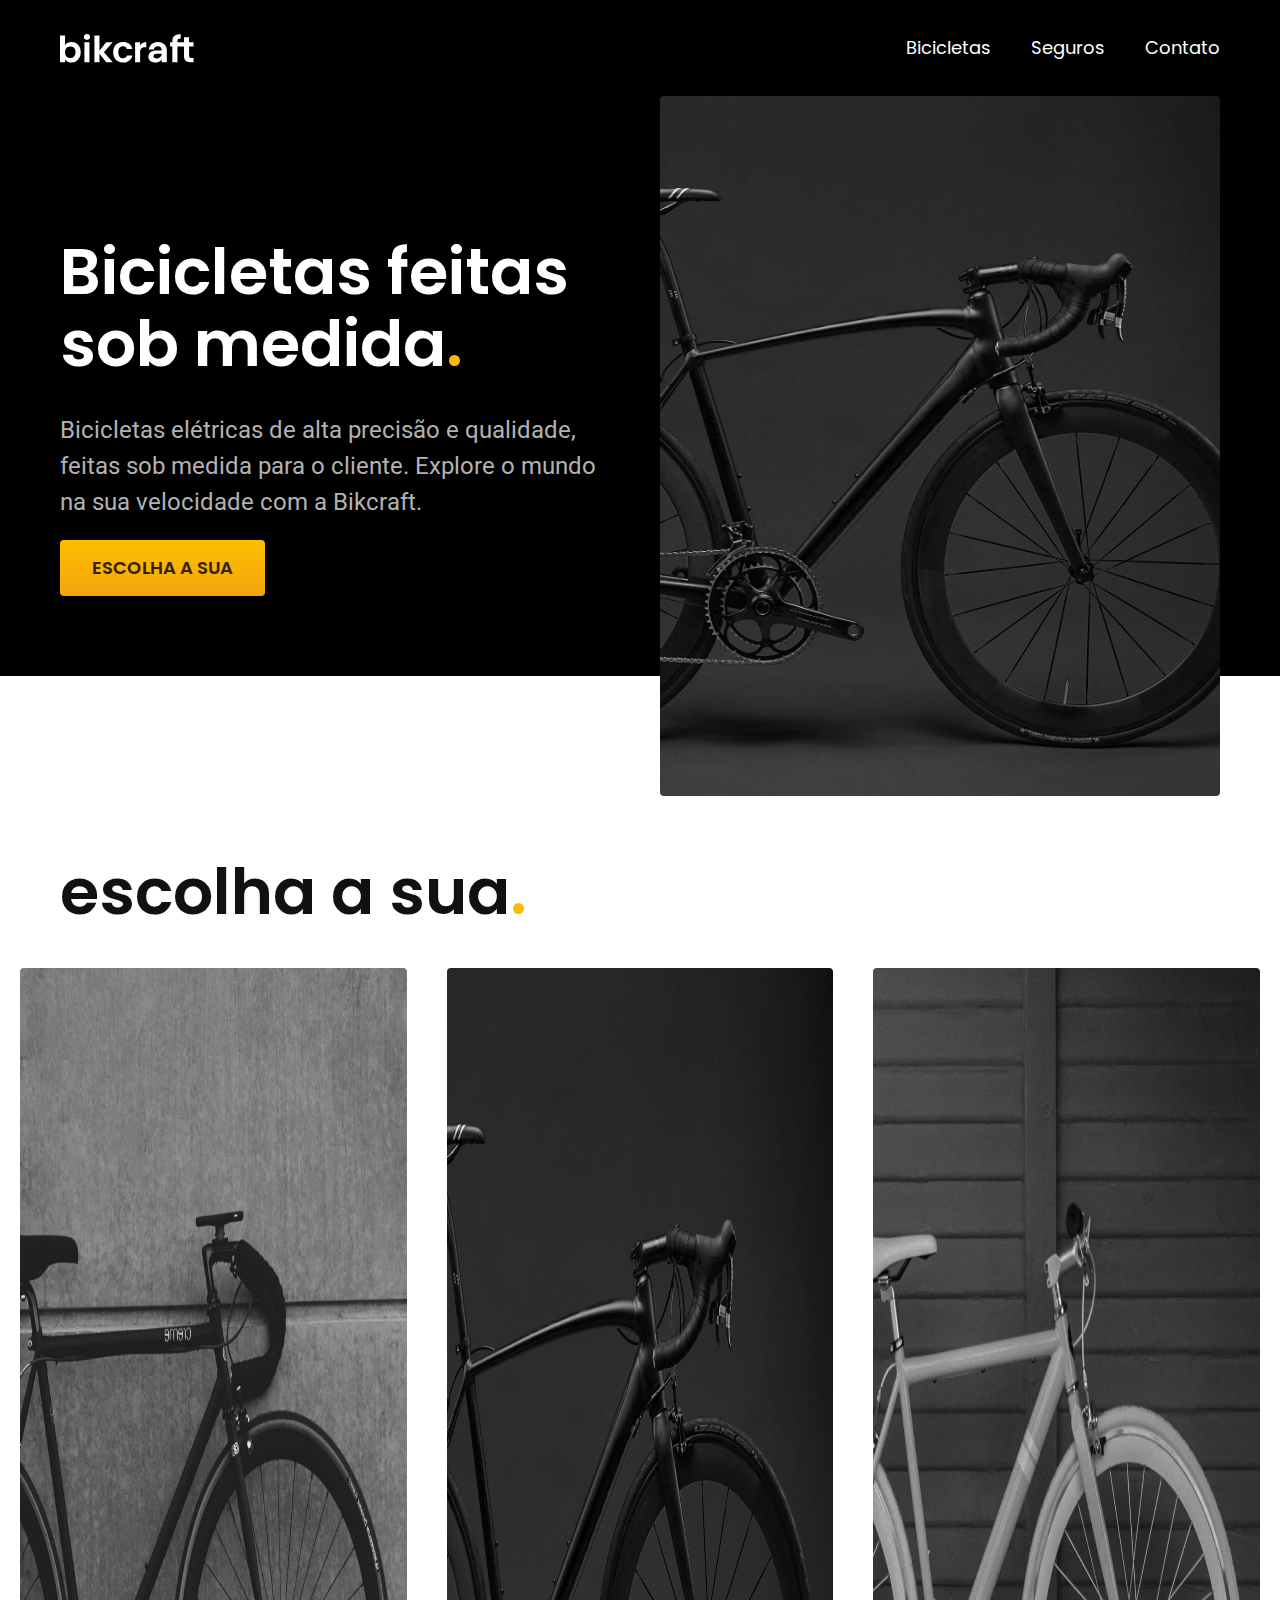
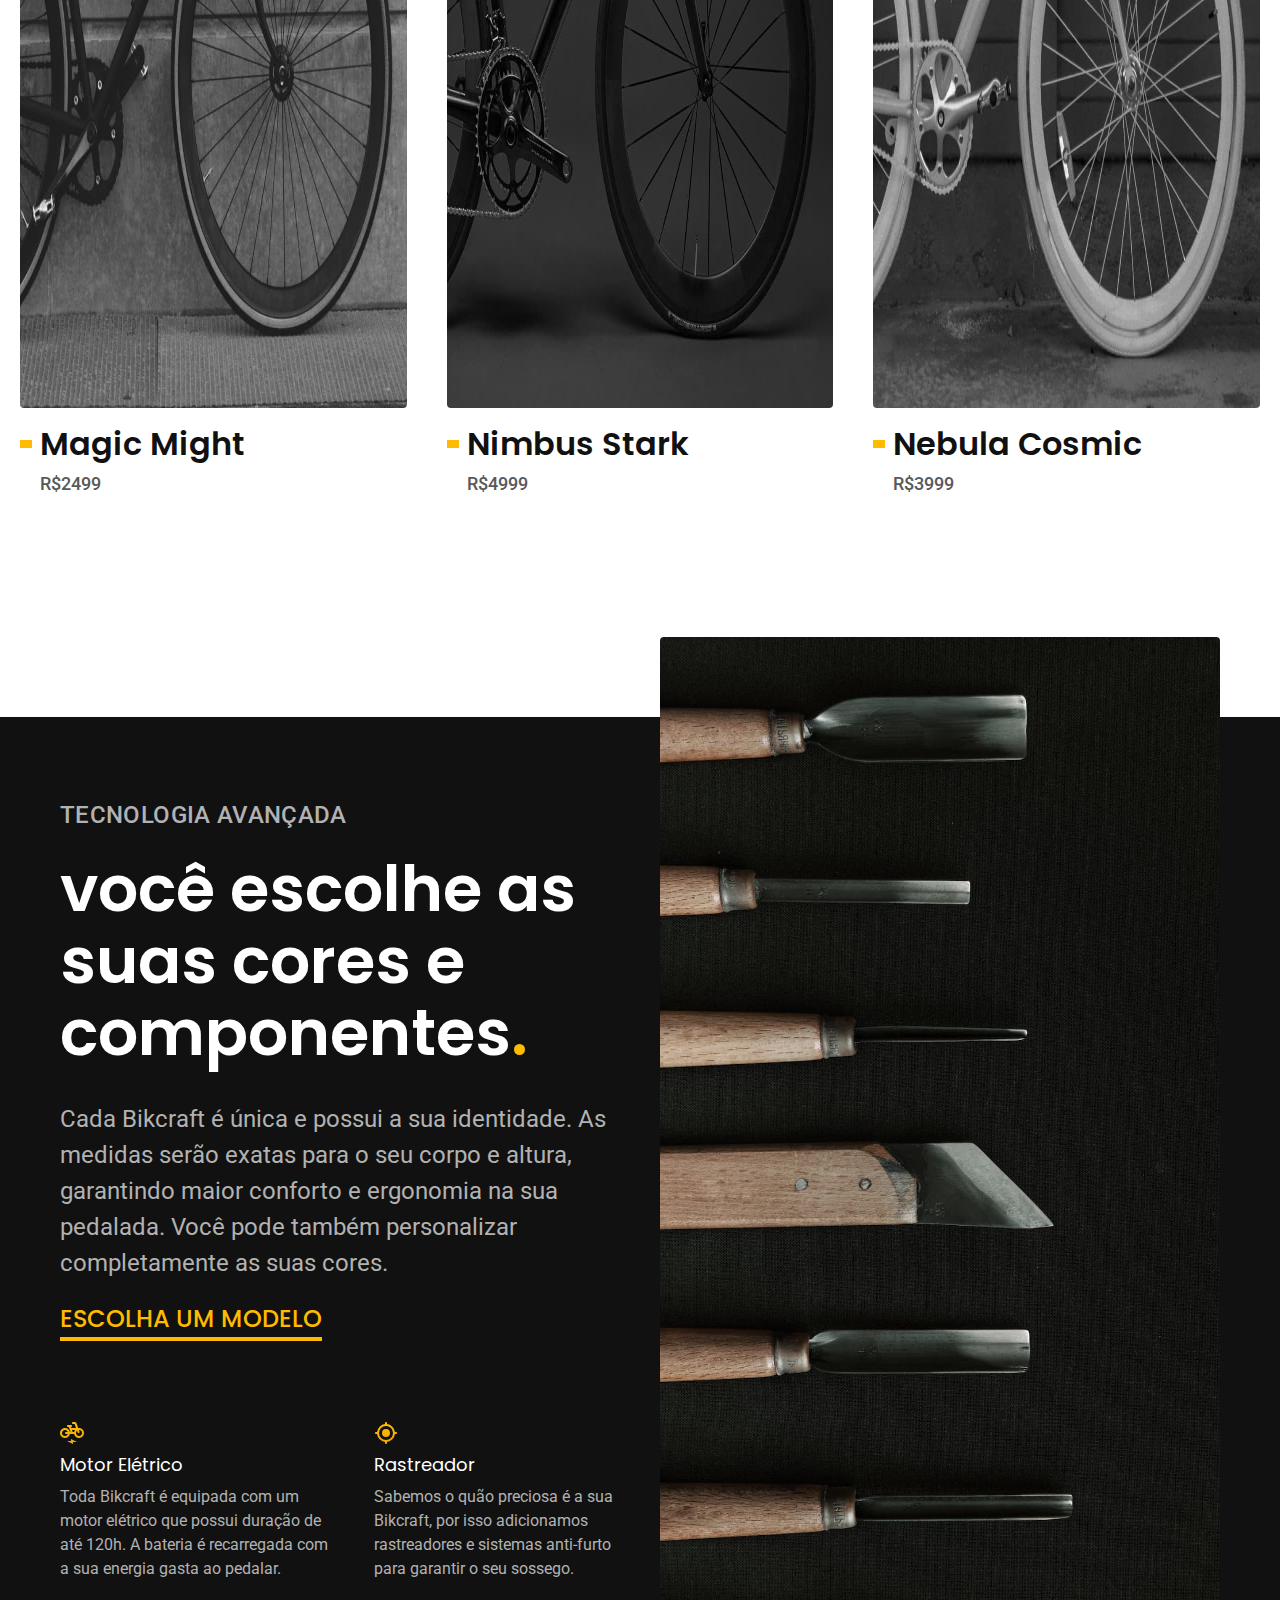
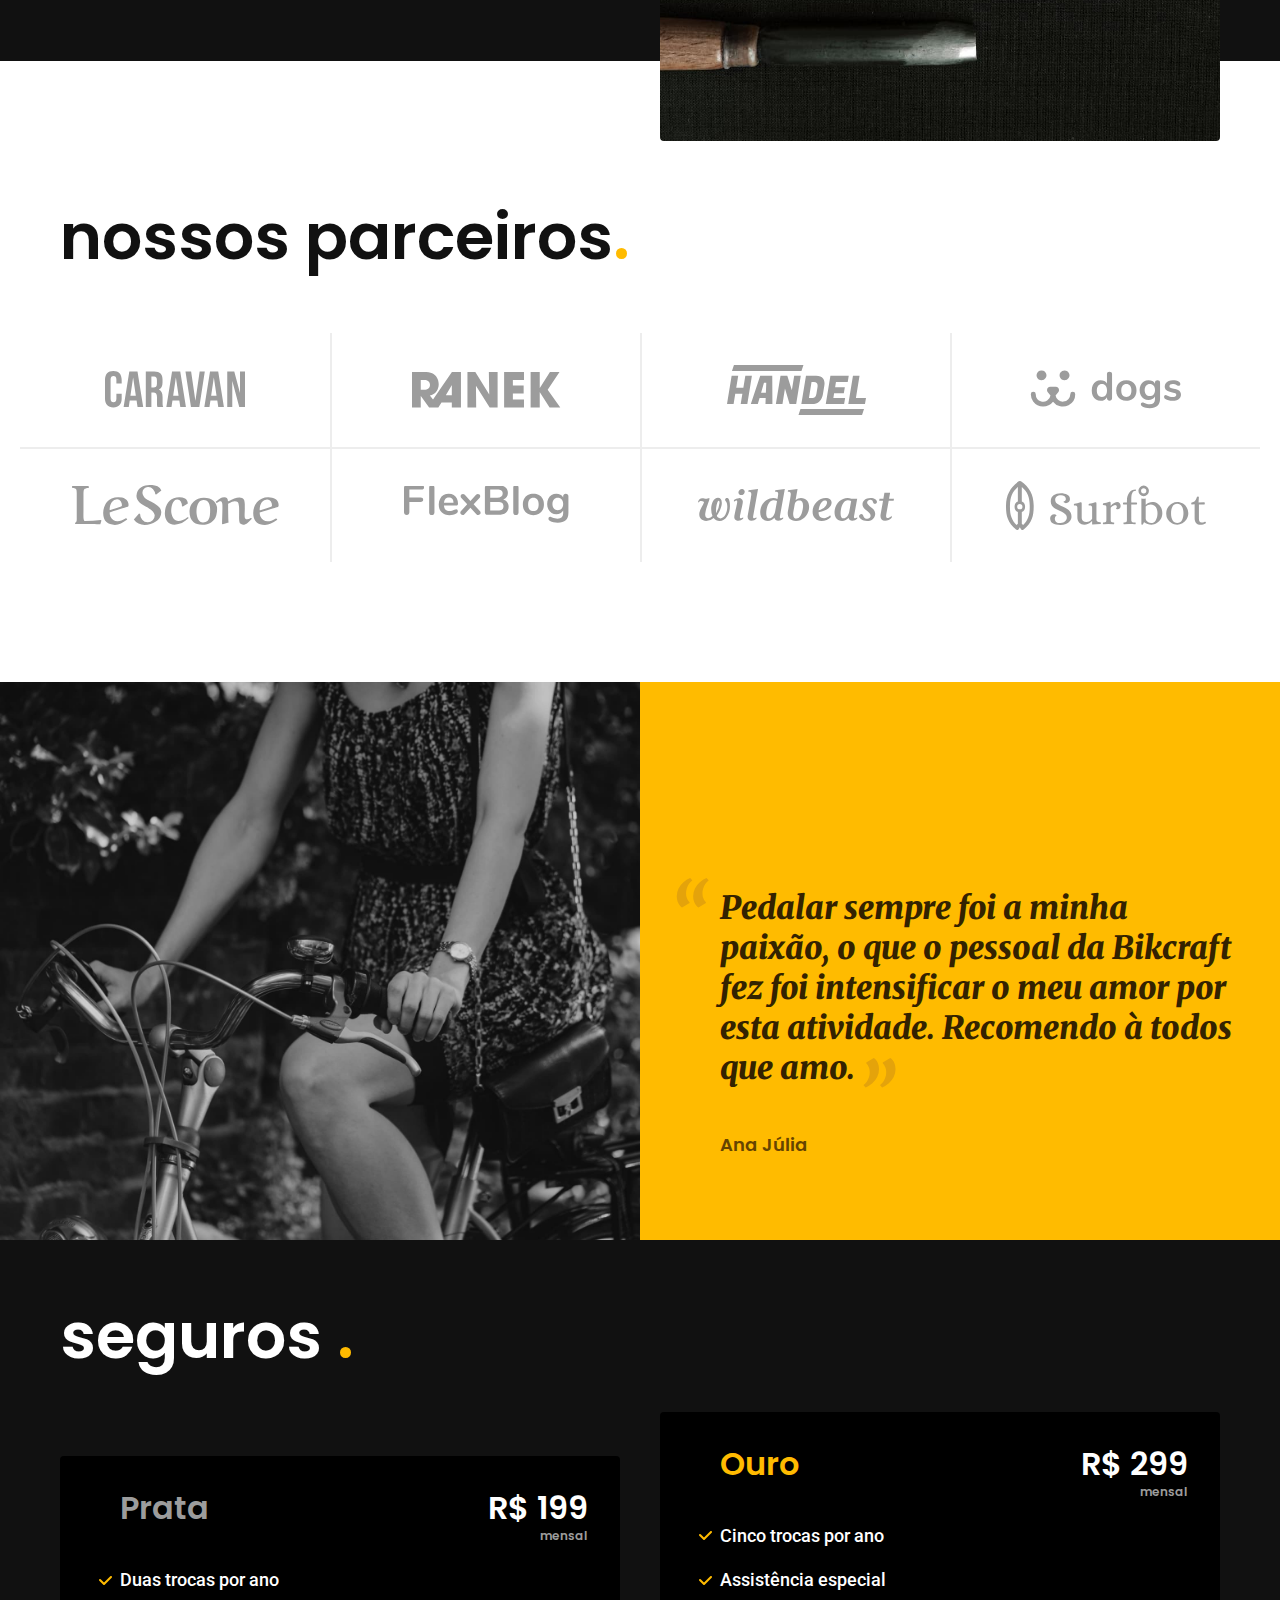
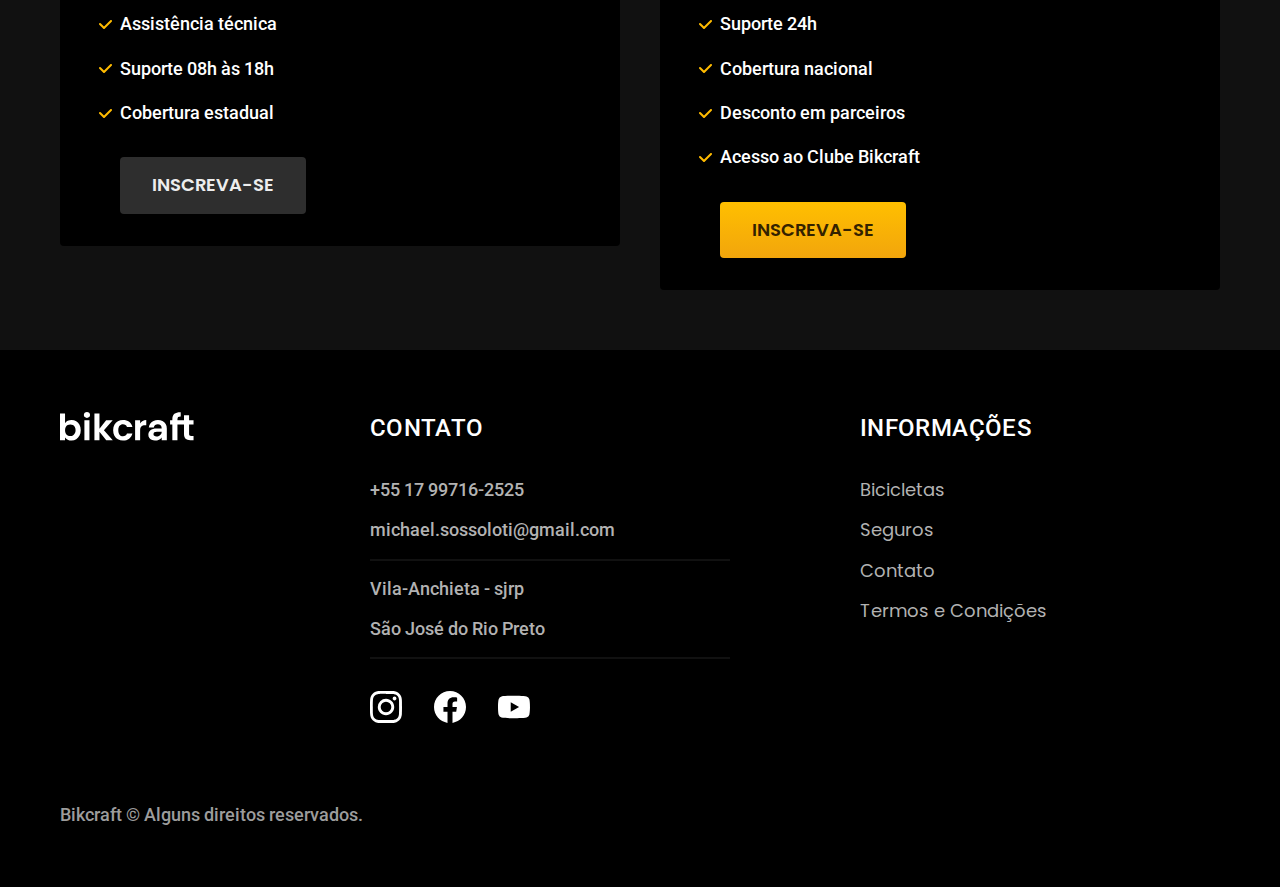
<file: index.html>
<!DOCTYPE html>
<html lang="pt-br">

<head>
    <meta charset="UTF-8">
    <meta name="viewport" content="width=device-width, initial-scale=1.0">
    <meta name="description" content="Bicicletas elétricas de alta precisão e qualidade, feitas sob medida para você. Explore o mundo na sua velocidade com a Bikcraft.">
    <link rel="preload" href="./css/style.css" as="style">
    <link rel="stylesheet" href="./css/style.css">
    <link rel="preconnect" href="https://fonts.googleapis.com">
    <link rel="preconnect" href="https://fonts.gstatic.com" crossorigin>
    <link href="https://fonts.googleapis.com/css2?family=Merriweather:ital,wght@1,900&family=Poppins:wght@100;400;600&family=Roboto:wght@400;500&display=swap" rel="stylesheet">
    <title>Bikcraft

    </title>
</head>

<body>
    <header class="header-bg">
        <div class="header-container container">
            <a href="./">
                <img src="./img/bikcraft.svg" width="136" height="32" alt="Bikcraft">
            </a>
            <nav aria-label="primaria">
                <ul class="header-menu font-1-m cor-0">
                    <li><a href="./bicicletas.html">Bicicletas</a></li>
                    <li><a href="./seguros.html">Seguros</a></li>
                    <li><a href="./contato.html">Contato</a></li>
                </ul>
            </nav>
        </div>
    </header>
    <main class="introducao-bg">
        <div class="introducao container">
            <div class="introducao-conteudo">
                <h1 class="font-1-xxl cor-0">
                    Bicicletas feitas
                    sob medida<span class="cor-p1">.</span>
                </h1>
                <p class="font-2-l cor-5">
                    Bicicletas elétricas de alta precisão e qualidade, feitas sob medida para o cliente. Explore o mundo na sua velocidade com a Bikcraft.
                </p>
                <a class="botao" href="./bicicletas.html">Escolha a sua</a>
            </div>
            <picture>
                <source media="(max-width: 800px)" srcset="./img/bicicletas/nimbus.jpg">
                <img src="./img/fotos/introducao.jpg" width="1280" height="1600" alt="Bicicleta eletrica preta">
            </picture>
        </div>
    </main>
    <article class="bicicletas-lista">
        <h2 class="container font-1-xxl">escolha a sua<span class="cor-p1">.</span></h2>
        <ul>
            <li>
                <a href="./bicicletas/magic.html"><img src="./img/bicicletas/magic-home.jpg" width="920" height="1040" alt="Bicicleta preta">
                    <h3 class="font-1-xl">Magic Might</h3>
                    <span class="font-2-m cor-8">R$2499</span>
                </a>
            </li>
            <li>
                <a href="./bicicletas/nimbus.html"><img src="./img/bicicletas/nimbus-home.jpg" width="920" height="1040" alt="Bicicleta preta">
                    <h3 class="font-1-xl">Nimbus Stark</h3>
                    <span class="font-2-m cor-8">R$4999</span>
                </a>
            </li>
            <li>
                <a href="./bicicletas/nebula.html"><img src="./img/bicicletas/nebula-home.jpg" width="920" height="1040" alt="Bicicleta preta">
                    <h3 class="font-1-xl">Nebula Cosmic</h3>
                    <span class="font-2-m cor-8">R$3999</span>
                </a>
            </li>
        </ul>
    </article>
    <article class="tecnologia-bg">
        <div class="tecnologia container">
            <div class="tecnologia-conteudo">
                <span class="font-2-l-b cor-5">Tecnologia avançada</span>
                <h2 class="font-1-xxl cor-0">você escolhe as suas cores e componentes<span class="cor-p1">.</span></h2>
                <p class="font-2-l cor-5">Cada Bikcraft é única e possui a sua identidade. As medidas serão exatas para o seu corpo e altura, garantindo maior conforto e ergonomia na sua pedalada. Você pode também personalizar completamente as suas cores.</p>
                <a class="link" href="./bicicletas.html/">Escolha um modelo</a>
                <div class="tecnologia-vantagens">


                    <div>
                        <img src="./img/icones/eletrica.svg" width="24" height="24" alt="">
                        <h3 class="font-1-m cor-0">Motor Elétrico</h3>
                        <p class="font-2-s cor-5">Toda Bikcraft é equipada com um motor elétrico que possui duração de até 120h. A bateria é recarregada com a sua energia gasta ao pedalar.</p>
                    </div>
                    <div>
                        <img src="./img/icones/rastreador.svg" width="24" height="24" alt="">
                        <h3 class="font-1-m cor-0">Rastreador</h3>
                        <p class="font-2-s cor-5">Sabemos o quão preciosa é a sua Bikcraft, por isso adicionamos rastreadores e sistemas anti-furto para garantir o seu sossego.</p>
                    </div>
                </div>
            </div>

            <div class="tecnologia-imagem">
                <img src="./img/fotos/tecnologia.jpg" width="1200" height="1920" alt="">
            </div>
        </div>

    </article>
    <section class="parceiros" aria-label="Nossos parceiros">
        <h2 class="container font-1-xxl">nossos parceiros<span class="cor-p1">.</span></h2>
        <ul>
            <li>
                <img src="./img/parceiros/caravan.svg" width="140" height="38" alt="caravan">
            </li>
            <li>
                <img src="./img/parceiros/ranek.svg" width="149" height="36" alt="ranek">
            </li>
            <li>
                <img src="./img/parceiros/handel.svg" width="139" height="50" alt="handel">
            </li>
            <li>
                <img src="./img/parceiros/dogs.svg" width="152" height="39" alt="dogs">
            </li>
            <li>
                <img src="./img/parceiros/lescone.svg" width="208" height="41" alt="lescone">
            </li>
            <li>
                <img src="./img/parceiros/flexblog.svg" width="165" height="38" alt="flexblog">
            </li>
            <li>
                <img src="./img/parceiros/wildbeast.svg" width="196" height="34" alt="wildbeast">
            </li>
            <li>
                <img src="./img/parceiros/surfbot.svg" width="200" height="49" alt="surfbot">
            </li>
        </ul>
    </section>
    <section class="depoimento" aria-label="Depoimento">
        <div>
            <img src="./img/fotos/depoimento.jpg" width="1560" height="1360" alt="pessoa pedalando bicicleta">
        </div>
        <div class="depoimento-conteudo">
            <blockquote class="font-1-xl cor-p5">
                <p>Pedalar sempre foi a minha paixão, o que o pessoal da Bikcraft fez foi intensificar o meu amor por esta atividade. Recomendo à todos que amo.</p>
                <span class="font-1-m-b cor-p4">Ana Júlia</span>
            </blockquote>
        </div>

    </section>
    <article class="seguros-bg">
        <div class="seguros container">
            <h2 class="font-1-xxl cor-0">seguros <span class="cor-p1">.</span></h2>
            <div class="seguros-item">
                <h3 class="font-1-xl cor-6">Prata</h3>
                <span class="font-1-xl cor-0">R$ 199 <span class="font-1-xs cor-6">mensal</span></span>
                <ul class="font-2-m cor-0">
                    <li>Duas trocas por ano</li>
                    <li>Assistência técnica</li>
                    <li>Suporte 08h às 18h</li>
                    <li>Cobertura estadual</li>
                </ul>
                <a class="botao secundario" href="./orcamento.html">
                    Inscreva-se
                </a>
            </div>
            <div class="seguros-item">
                <h3 class="font-1-xl cor-p1">Ouro</h3>
                <span class="font-1-xl cor-0">R$ 299 <span class="font-1-xs cor-6">mensal</span></span>
                <ul class="font-2-m cor-0">
                    <li>Cinco trocas por ano</li>
                    <li>Assistência especial</li>
                    <li>Suporte 24h</li>
                    <li>Cobertura nacional</li>
                    <li>Desconto em parceiros</li>
                    <li>Acesso ao Clube Bikcraft </li>
                </ul>
                <a class="botao" href="./orcamento.html">
                    Inscreva-se
                </a>
            </div>


        </div>

    </article>
    <footer class="footer-bg">
        <div class="footer container">
            <img src="./img/bikcraft.svg" width="136" height="32" alt="Bikcraft">
            <div class="footer-contato">
                <h3 class="font-2-l-b cor-0">Contato</h3>
                <ul class="font-2-m cor-5">
                    <li><a href="tel:+5517997162525">+55 17 99716-2525</a></li>
                    <li><a href="mailto:michael.sossoloti@gmail.com">michael.sossoloti@gmail.com</a></li>
                    <li>Vila-Anchieta - sjrp </li>
                    <li>São José do Rio Preto</li>
                </ul>
                <div class="footer-redes">
                    <a href="./">
                        <img src="./img/redes/instagram.svg" width="32" height="32" alt="instagram">
                    </a>
                    <a href="./">
                        <img src="./img/redes/facebook.svg" width="32" height="32" alt="facebook">
                    </a>
                    <a href="./">
                        <img src="./img/redes/youtube.svg" width="32" height="32" alt="youtube">
                    </a>
                </div>
            </div>
            <div class="footer-informacoes">
                <h3 class="font-2-l-b cor-0">Informações</h3>
                <nav>
                    <ul class="font-1-m cor-5">
                        <li><a href="./bicicletas.html">Bicicletas</a></li>
                        <li><a href="./seguros.html">Seguros</a></li>
                        <li><a href="./contato.html">Contato</a></li>
                        <li><a href="./termos.html">Termos e Condições</a></li>
                    </ul>
                </nav>
            </div>
            <p class="footer-copy font-2-m cor-6">Bikcraft © Alguns direitos reservados.</p>

        </div>

    </footer>
</body>

</html>
</file>
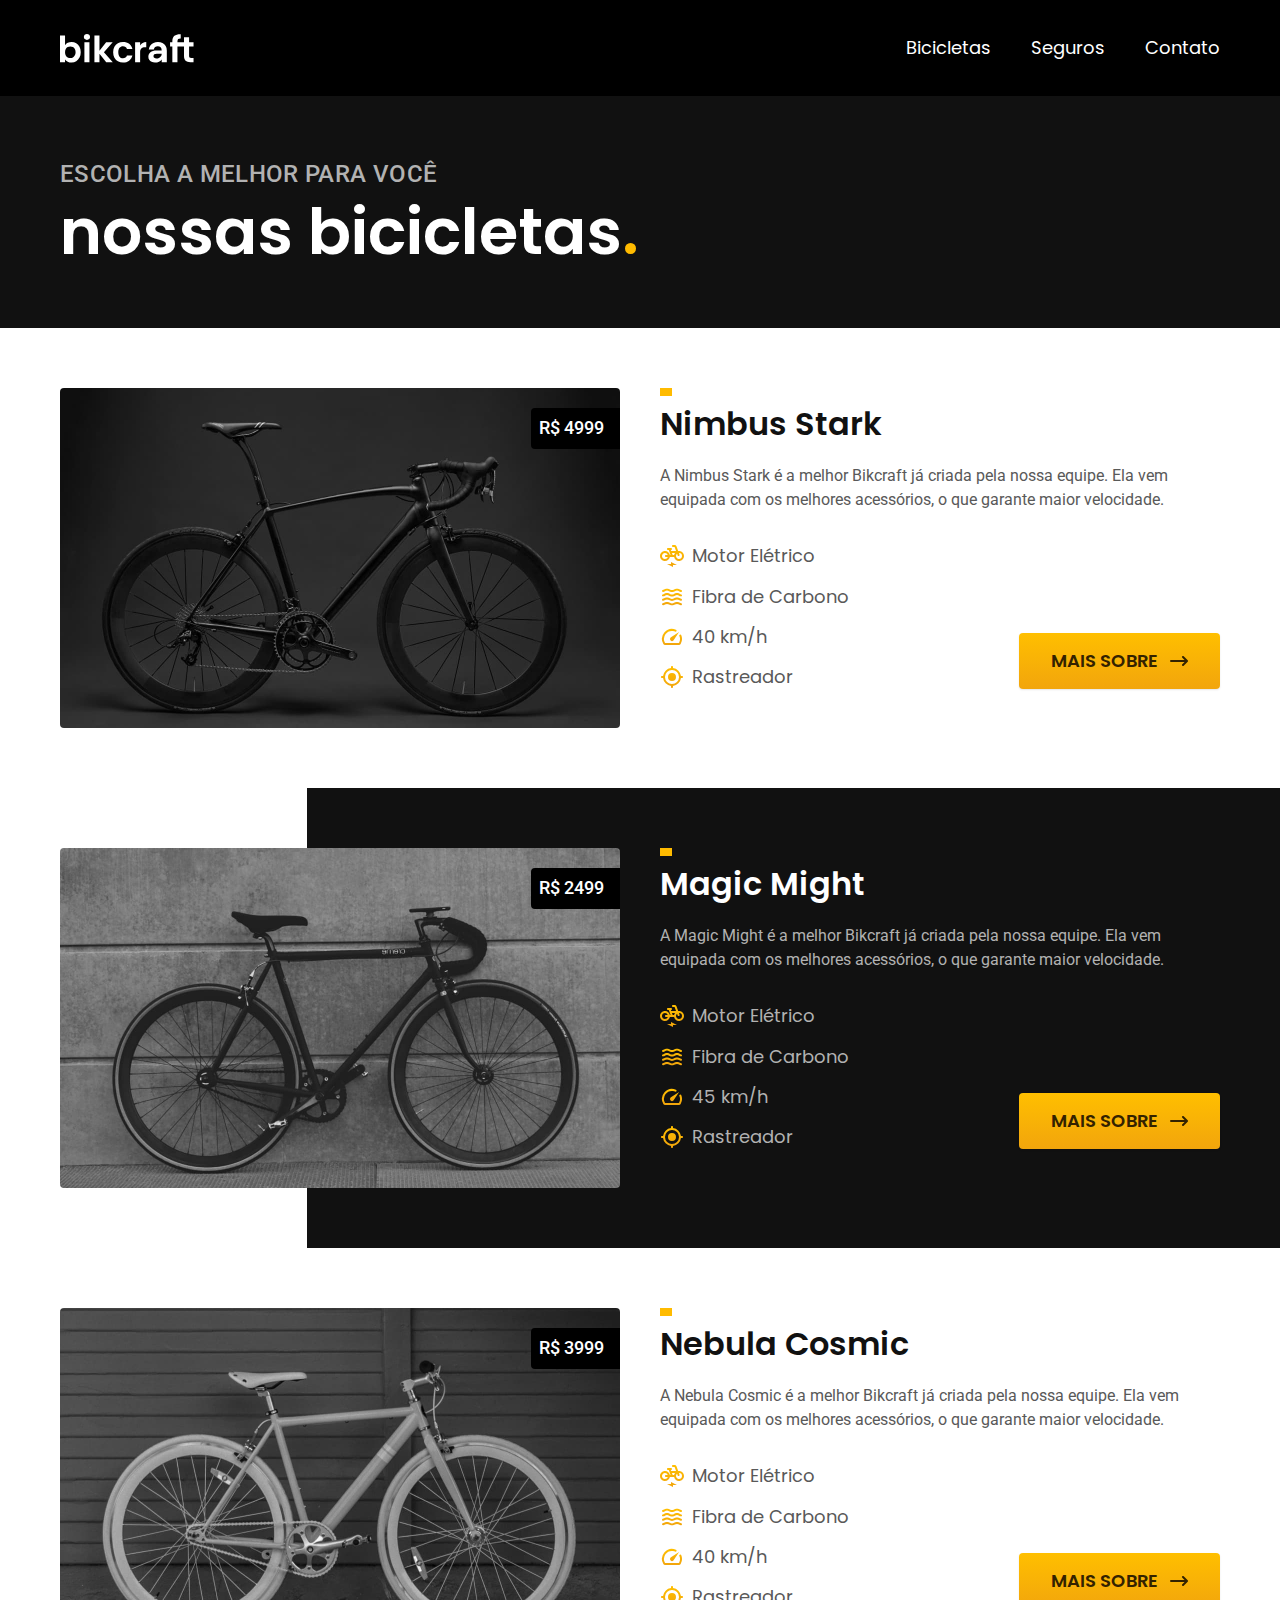
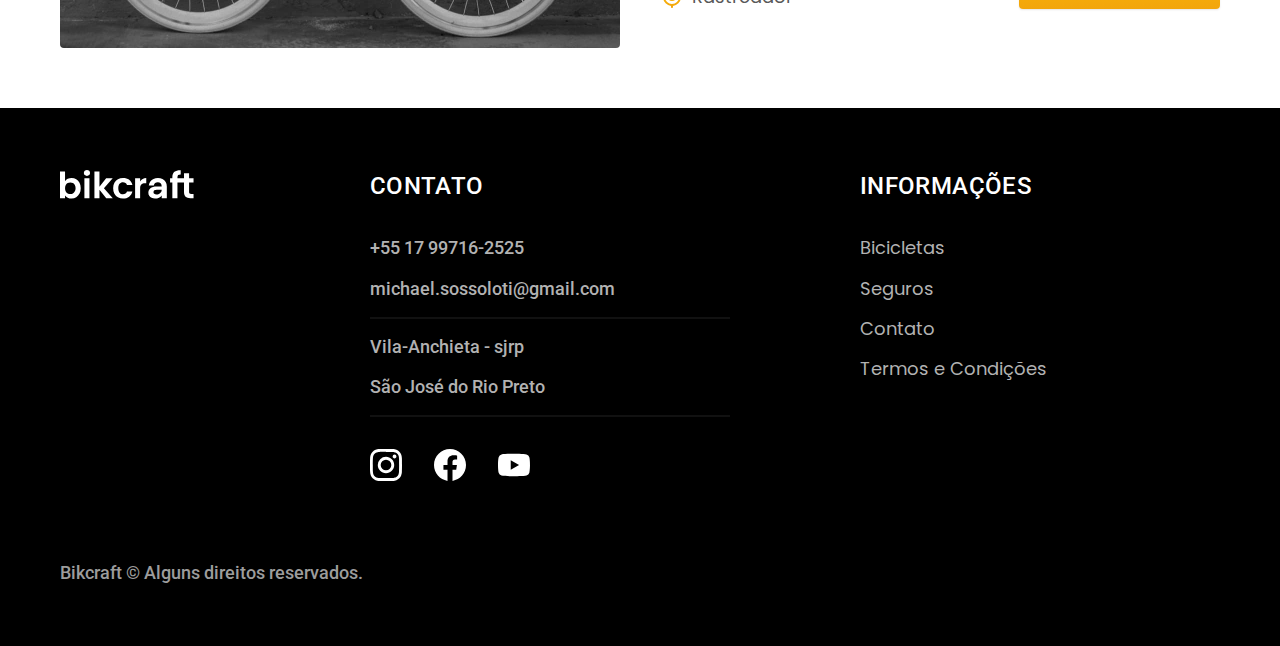
<file: bicicletas.html>
<!DOCTYPE html>
<html lang="pt-br">

<head>
    <meta charset="UTF-8">
    <meta name="viewport" content="width=device-width, initial-scale=1.0">
    <meta name="description" content="Termos e Condições">
    <link rel="preload" href="./css/style.css" as="style">
    <link rel="stylesheet" href="./css/style.css">
    <link rel="preconnect" href="https://fonts.googleapis.com">
    <link rel="preconnect" href="https://fonts.gstatic.com" crossorigin>
    <link href="https://fonts.googleapis.com/css2?family=Merriweather:ital,wght@1,900&family=Poppins:wght@100;400;600&family=Roboto:wght@400;500&display=swap" rel="stylesheet">
    <title> Bicicletas | Bikcraft

    </title>
</head>

<body id="bicicletas">
    <header class="header-bg">
        <div class="header-container container">
            <a href="./">
                <img src="./img/bikcraft.svg" alt="Bikcraft">
            </a>
            <nav aria-label="primaria">
                <ul class="header-menu font-1-m cor-0">
                    <li><a href="./bicicletas.html">Bicicletas</a></li>
                    <li><a href="./seguros.html">Seguros</a></li>
                    <li><a href="./contato.html">Contato</a></li>
                </ul>
            </nav>
        </div>
    </header>
    <main>
        <div class="titulo-bg">
            <div class="titulo container">
                <p class="font-2-l-b cor-5">Escolha a melhor para você</p>
                <h1 class="font-1-xxl cor-0">nossas bicicletas<span class="cor-p1">.</span></h1>
            </div>

        </div>

        <div class="bicicletas container">
            <div class="bicicletas-imagem">
                <img src="./img/bicicletas/nimbus.jpg" alt="Bicicleta preta">
                <span class="font-2-m cor-0">R$ 4999</span>
            </div>
            <div class="bicicletas-conteudo">
                <h2 class="font-1-xl">Nimbus Stark</h2>
                <p class="font-2-s cor-8">A Nimbus Stark é a melhor Bikcraft já criada pela nossa equipe. Ela vem equipada com os melhores acessórios, o que garante maior velocidade.</p>
                <ul class="font-1-m cor-8">
                    <li>
                        <img src="./img/icones/eletrica.svg" alt="">
                        Motor Elétrico
                    </li>
                    <li>
                        <img src="./img/icones/carbono.svg" alt="">
                        Fibra de Carbono
                    </li>
                    <li>
                        <img src="./img/icones/velocidade.svg" alt="">
                        40 km/h
                    </li>
                    <li>
                        <img src="./img/icones/rastreador.svg" alt="">
                        Rastreador
                    </li>
                </ul>
                <a class="botao seta" href="./bicicletas/nimbus.html">Mais Sobre</a>
            </div>
        </div>

        <div class="bicicletas-bg">
            <div class="bicicletas container">
                <div class="bicicletas-imagem">
                    <img src="./img/bicicletas/magic.jpg" alt="Bicicleta preta">
                    <span class="font-2-m cor-0">R$ 2499</span>
                </div>
                <div class="bicicletas-conteudo">
                    <h2 class="font-1-xl cor-0">Magic Might</h2>
                    <p class="font-2-s cor-5">A Magic Might é a melhor Bikcraft já criada pela nossa equipe. Ela vem equipada com os melhores acessórios, o que garante maior velocidade.</p>
                    <ul class="font-1-m cor-5">
                        <li>
                            <img src="./img/icones/eletrica.svg" alt="">
                            Motor Elétrico
                        </li>
                        <li>
                            <img src="./img/icones/carbono.svg" alt="">
                            Fibra de Carbono
                        </li>
                        <li>
                            <img src="./img/icones/velocidade.svg" alt="">
                            45 km/h
                        </li>
                        <li>
                            <img src="./img/icones/rastreador.svg" alt="">
                            Rastreador
                        </li>
                    </ul>
                    <a class="botao seta" href="./bicicletas/magic.html">Mais Sobre</a>
                </div>
            </div>
        </div>

        <div class="bicicletas container">
            <div class="bicicletas-imagem">
                <img src="./img/bicicletas/nebula.jpg" alt="Bicicleta preta">
                <span class="font-2-m cor-0">R$ 3999</span>
            </div>
            <div class="bicicletas-conteudo">
                <h2 class="font-1-xl">Nebula Cosmic</h2>
                <p class="font-2-s cor-8">A Nebula Cosmic é a melhor Bikcraft já criada pela nossa equipe. Ela vem equipada com os melhores acessórios, o que garante maior velocidade.</p>
                <ul class="font-1-m cor-8">
                    <li>
                        <img src="./img/icones/eletrica.svg" alt="">
                        Motor Elétrico
                    </li>
                    <li>
                        <img src="./img/icones/carbono.svg" alt="">
                        Fibra de Carbono
                    </li>
                    <li>
                        <img src="./img/icones/velocidade.svg" alt="">
                        40 km/h
                    </li>
                    <li>
                        <img src="./img/icones/rastreador.svg" alt="">
                        Rastreador
                    </li>
                </ul>
                <a class="botao seta" href="./bicicletas/nebula.html">Mais Sobre</a>
            </div>
        </div>

    </main>
    <footer class="footer-bg">
        <div class="footer container">
            <img src="./img/bikcraft.svg" alt="Bikcraft">
            <div class="footer-contato">
                <h3 class="font-2-l-b cor-0">Contato</h3>
                <ul class="font-2-m cor-5">
                    <li><a href="tel:+5517997162525">+55 17 99716-2525</a></li>
                    <li><a href="mailto:michael.sossoloti@gmail.com">michael.sossoloti@gmail.com</a></li>
                    <li>Vila-Anchieta - sjrp </li>
                    <li>São José do Rio Preto</li>
                </ul>
                <div class="footer-redes">
                    <a href="./">
                        <img src="./img/redes/instagram.svg" alt="instagram">
                    </a>
                    <a href="./">
                        <img src="./img/redes/facebook.svg" alt="facebook">
                    </a>
                    <a href="./">
                        <img src="./img/redes/youtube.svg" alt="youtube">
                    </a>
                </div>
            </div>
            <div class="footer-informacoes">
                <h3 class="font-2-l-b cor-0">Informações</h3>
                <nav>
                    <ul class="font-1-m cor-5">
                        <li><a href="./bicicletas.html">Bicicletas</a></li>
                        <li><a href="./seguros.html">Seguros</a></li>
                        <li><a href="./contato.html">Contato</a></li>
                        <li><a href="./termos.html">Termos e Condições</a></li>
                    </ul>
                </nav>
            </div>
            <p class="footer-copy font-2-m cor-6">Bikcraft © Alguns direitos reservados.</p>

        </div>

    </footer>
</body>

</html>
</file>
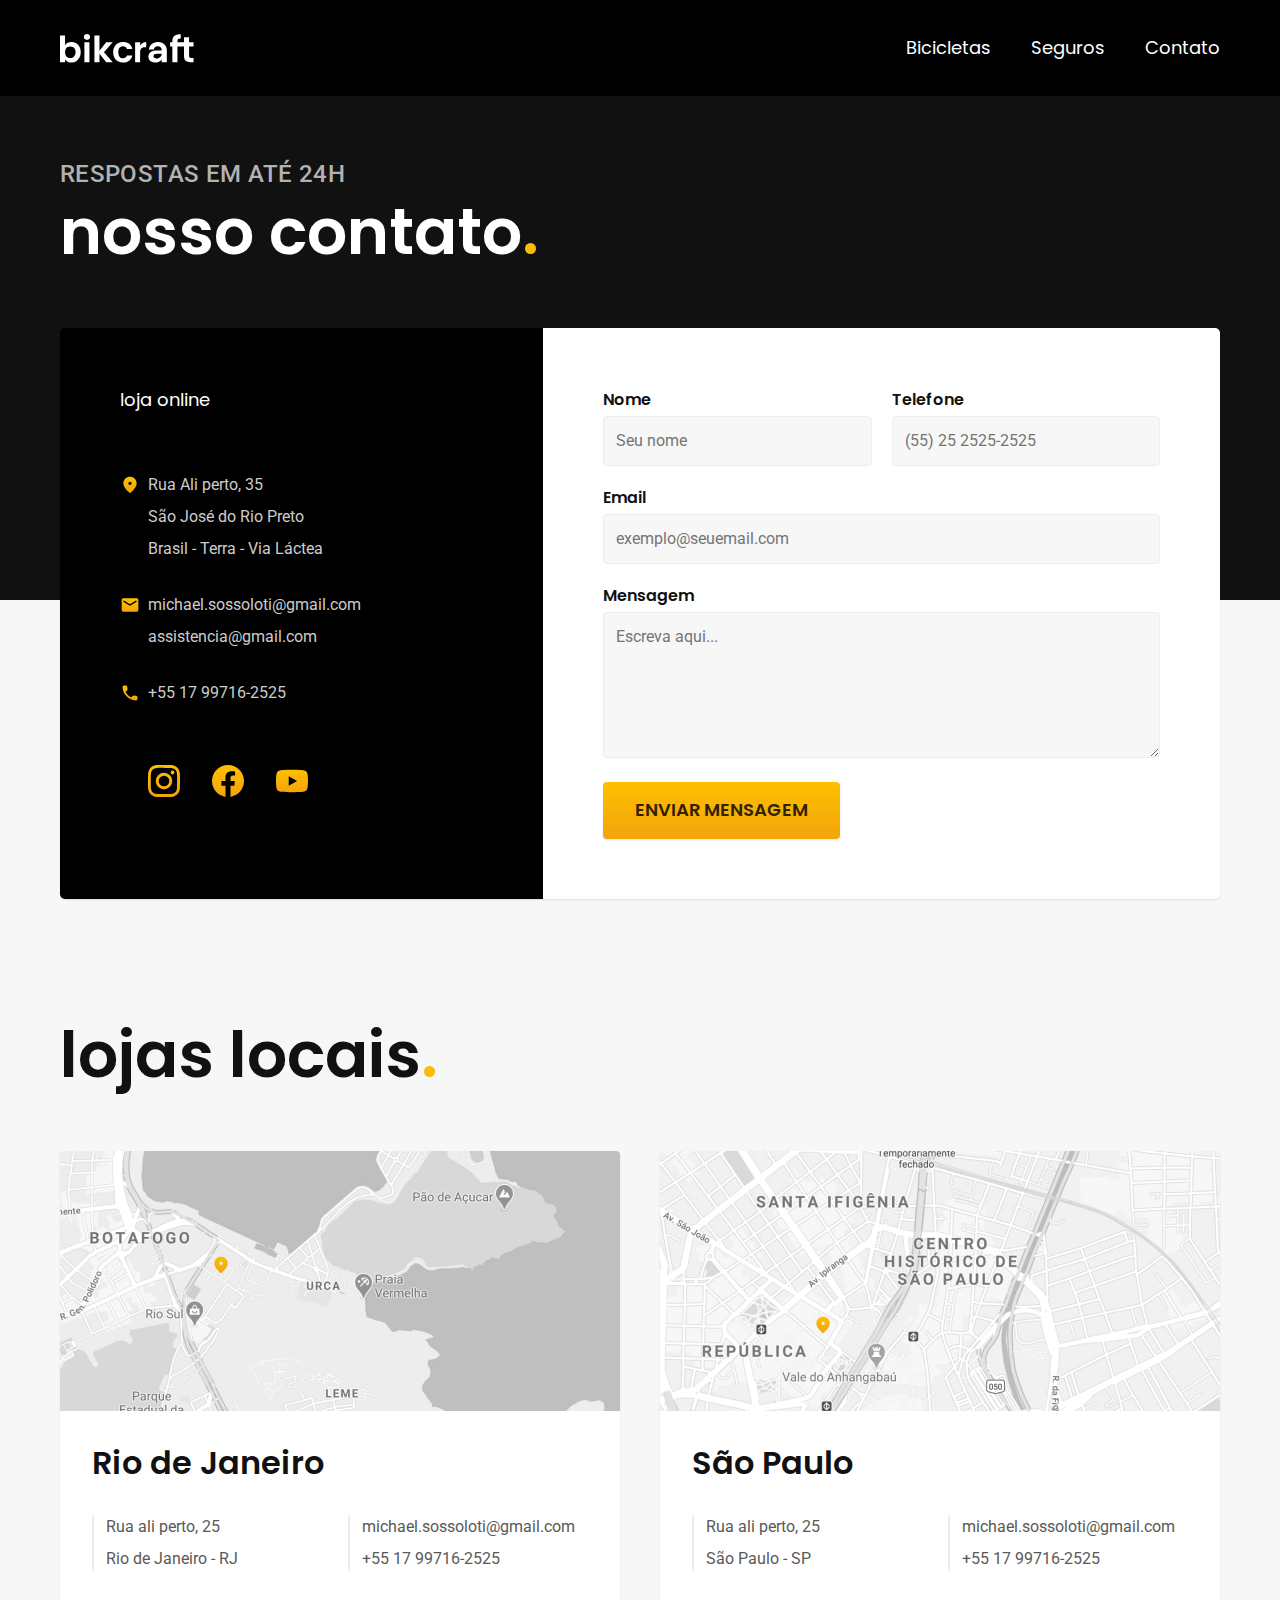
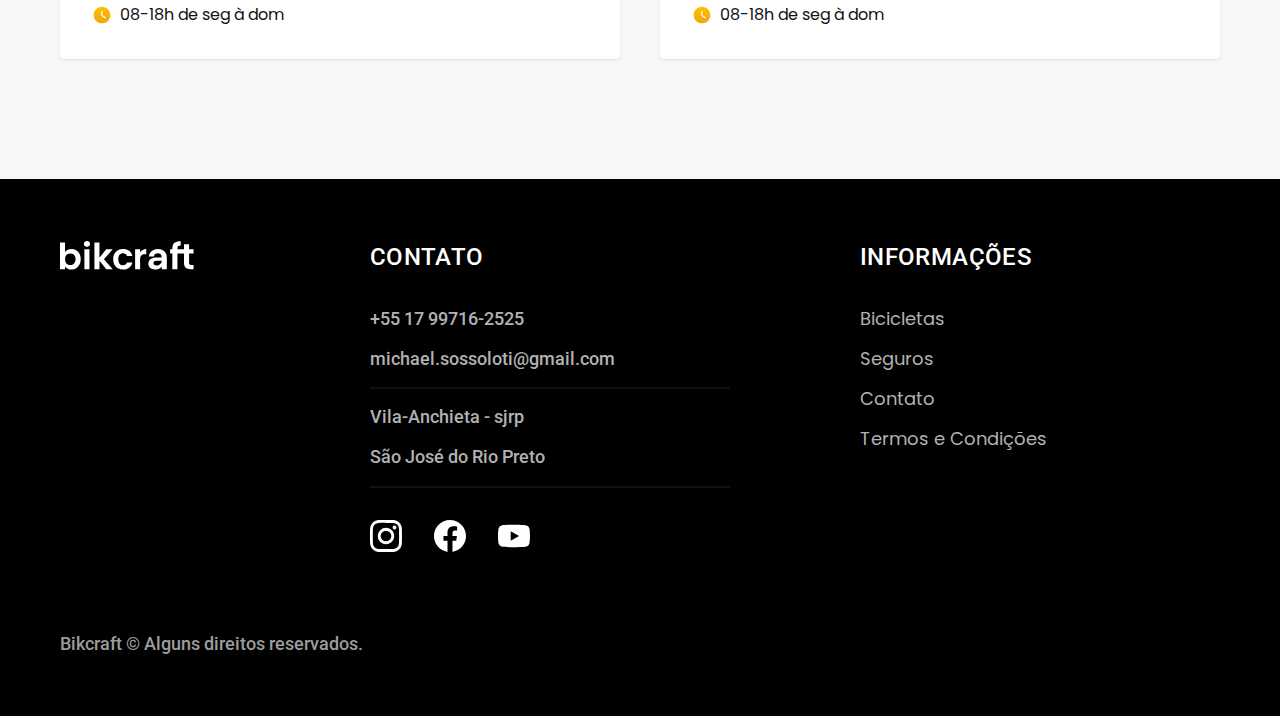
<file: contato.html>
<!DOCTYPE html>
<html lang="pt-br">

<head>
    <meta charset="UTF-8">
    <meta name="viewport" content="width=device-width, initial-scale=1.0">
    <meta name="description" content="Contato | Bikcraft">
    <link rel="preload" href="./css/style.css" as="style">
    <link rel="stylesheet" href="./css/style.css">
    <link rel="preconnect" href="https://fonts.googleapis.com">
    <link rel="preconnect" href="https://fonts.gstatic.com" crossorigin>
    <link href="https://fonts.googleapis.com/css2?family=Merriweather:ital,wght@1,900&family=Poppins:wght@100;400;600&family=Roboto:wght@400;500&display=swap" rel="stylesheet">
    <title> Contato | Bikcraft

    </title>
</head>

<body id="contato">
    <header class="header-bg">
        <div class="header-container container">
            <a href="./">
                <img src="./img/bikcraft.svg" alt="Bikcraft">
            </a>
            <nav aria-label="primaria">
                <ul class="header-menu font-1-m cor-0">
                    <li><a href="./bicicletas.html">Bicicletas</a></li>
                    <li><a href="./seguros.html">Seguros</a></li>
                    <li><a href="./contato.html">Contato</a></li>
                </ul>
            </nav>
        </div>
    </header>
    <main>
        <div class="titulo-bg">
            <div class="titulo container">
                <p class="font-2-l-b cor-5">respostas em até 24h</p>
                <h1 class="font-1-xxl cor-0">nosso contato<span class="cor-p1">.</span></h1>
            </div>

        </div>
        <div class="contato container">
            <section class="contato-dado" aria-label="Endereço">
                <h2 class="font-1-m cor-0">loja online</h2>
                <div class="contato-endereco font-2-s cor-4">
                    <p>Rua Ali perto, 35</p>
                    <p>São José do Rio Preto</p>
                    <p>Brasil - Terra - Via Láctea</p>
                </div>
                <address class="contato-meio font-2-s cor-4">
                    <a href="mailto:michael.sossoloti@gmail.com">michael.sossoloti@gmail.com</a>
                    <a href="mailto:assistencia@gmail.com">assistencia@gmail.com</a>
                    <a href="tel:+5517997162525">+55 17 99716-2525</a>
                </address>
                <div class="contato-rede">
                    <a href="./">
                        <img src="./img/redes/instagram-p.svg" alt="instagram">
                    </a>
                    <a href="./">
                        <img src="./img/redes/facebook-p.svg" alt="facebook">
                    </a>
                    <a href="./">
                        <img src="./img/redes/youtube-p.svg" alt="youtube">
                    </a>
                </div>
            </section>
            <section class="contato-formulario" aria-label="Formulário">
                <form class="form" action="./contato.html">
                    <div>
                        <label for="nome">Nome</label>
                        <input type="text" id="nome" name="nome" placeholder="Seu nome">
                    </div>
                    <div>
                        <label for="phone">Telefone</label>
                        <input type="text" id="telefone" name="telefone" placeholder="(55) 25 2525-2525">
                    </div>
                    <div class="col-2">
                        <label for="email">Email</label>
                        <input type="email" id="email" name="email" placeholder="exemplo@seuemail.com">
                    </div>
                    <div class="col-2">
                        <label for="mensagem">Mensagem</label>
                        <textarea rows="5" id="mensagem" name="mensagem" placeholder="Escreva aqui..."></textarea>
                    </div>
                    <button class="botao col-2">
                        Enviar Mensagem
                    </button>
                </form>
            </section>
        </div>
    </main>
    <article class="loja container">
        <h2 class="font-1-xxl">
            lojas locais<span class="cor-p1">.</span></h2>
        <div class="loja-item">
            <img src="./img/lojas/rj.jpg" alt="mapa marcando o endereço Rua ali perto, 25 - Rio de Janeiro - RJ">
            <div class="loja-conteudo">
                <h3 class="font-1-xl">Rio de Janeiro</h3>
                <div class="loja-dado font-2-s cor-8">
                    <p>Rua ali perto, 25</p>
                    <p>Rio de Janeiro - RJ</p>
                </div>
                <div class="loja-dado font-2-s cor-8">
                    <a href="mailto:michael.sossoloti@gmail.com">michael.sossoloti@gmail.com</a>
                    <a href="tel:+5517997162525">+55 17 99716-2525</a>
                </div>
                <p class="loja-tempo font-1-s"><img src="./img/icones/horario.svg" alt="">
                    08-18h de seg à dom</p>
            </div>
        </div>
        <div class="loja-item">
            <img src="./img/lojas/sp.jpg" alt="mapa marcando o endereço Rua ali perto, 25 - São Paulo - SP">
            <div class="loja-conteudo">
                <h3 class="font-1-xl">São Paulo</h3>
                <div class="loja-dado font-2-s cor-8">
                    <p>Rua ali perto, 25</p>
                    <p>São Paulo - SP</p>
                </div>
                <div class="loja-dado font-2-s cor-8">
                    <a href="mailto:michael.sossoloti@gmail.com">michael.sossoloti@gmail.com</a>
                    <a href="tel:+5517997162525">+55 17 99716-2525</a>
                </div>
                <p class="loja-tempo font-1-s"><img src="./img/icones/horario.svg" alt="">
                    08-18h de seg à dom</p>
            </div>
        </div>
    </article>
    <footer class="footer-bg">
        <div class="footer container">
            <img src="./img/bikcraft.svg" alt="Bikcraft">
            <div class="footer-contato">
                <h3 class="font-2-l-b cor-0">Contato</h3>
                <ul class="font-2-m cor-5">
                    <li><a href="tel:+5517997162525">+55 17 99716-2525</a></li>
                    <li><a href="mailto:michael.sossoloti@gmail.com">michael.sossoloti@gmail.com</a></li>
                    <li>Vila-Anchieta - sjrp </li>
                    <li>São José do Rio Preto</li>
                </ul>
                <div class="footer-redes">
                    <a href="./">
                        <img src="./img/redes/instagram.svg" alt="instagram">
                    </a>
                    <a href="./">
                        <img src="./img/redes/facebook.svg" alt="facebook">
                    </a>
                    <a href="./">
                        <img src="./img/redes/youtube.svg" alt="youtube">
                    </a>
                </div>
            </div>
            <div class="footer-informacoes">
                <h3 class="font-2-l-b cor-0">Informações</h3>
                <nav>
                    <ul class="font-1-m cor-5">
                        <li><a href="./bicicletas.html">Bicicletas</a></li>
                        <li><a href="./seguros.html">Seguros</a></li>
                        <li><a href="./contato.html">Contato</a></li>
                        <li><a href="./termos.html">Termos e Condições</a></li>
                    </ul>
                </nav>
            </div>
            <p class="footer-copy font-2-m cor-6">Bikcraft © Alguns direitos reservados.</p>

        </div>

    </footer>
</body>

</html>
</file>
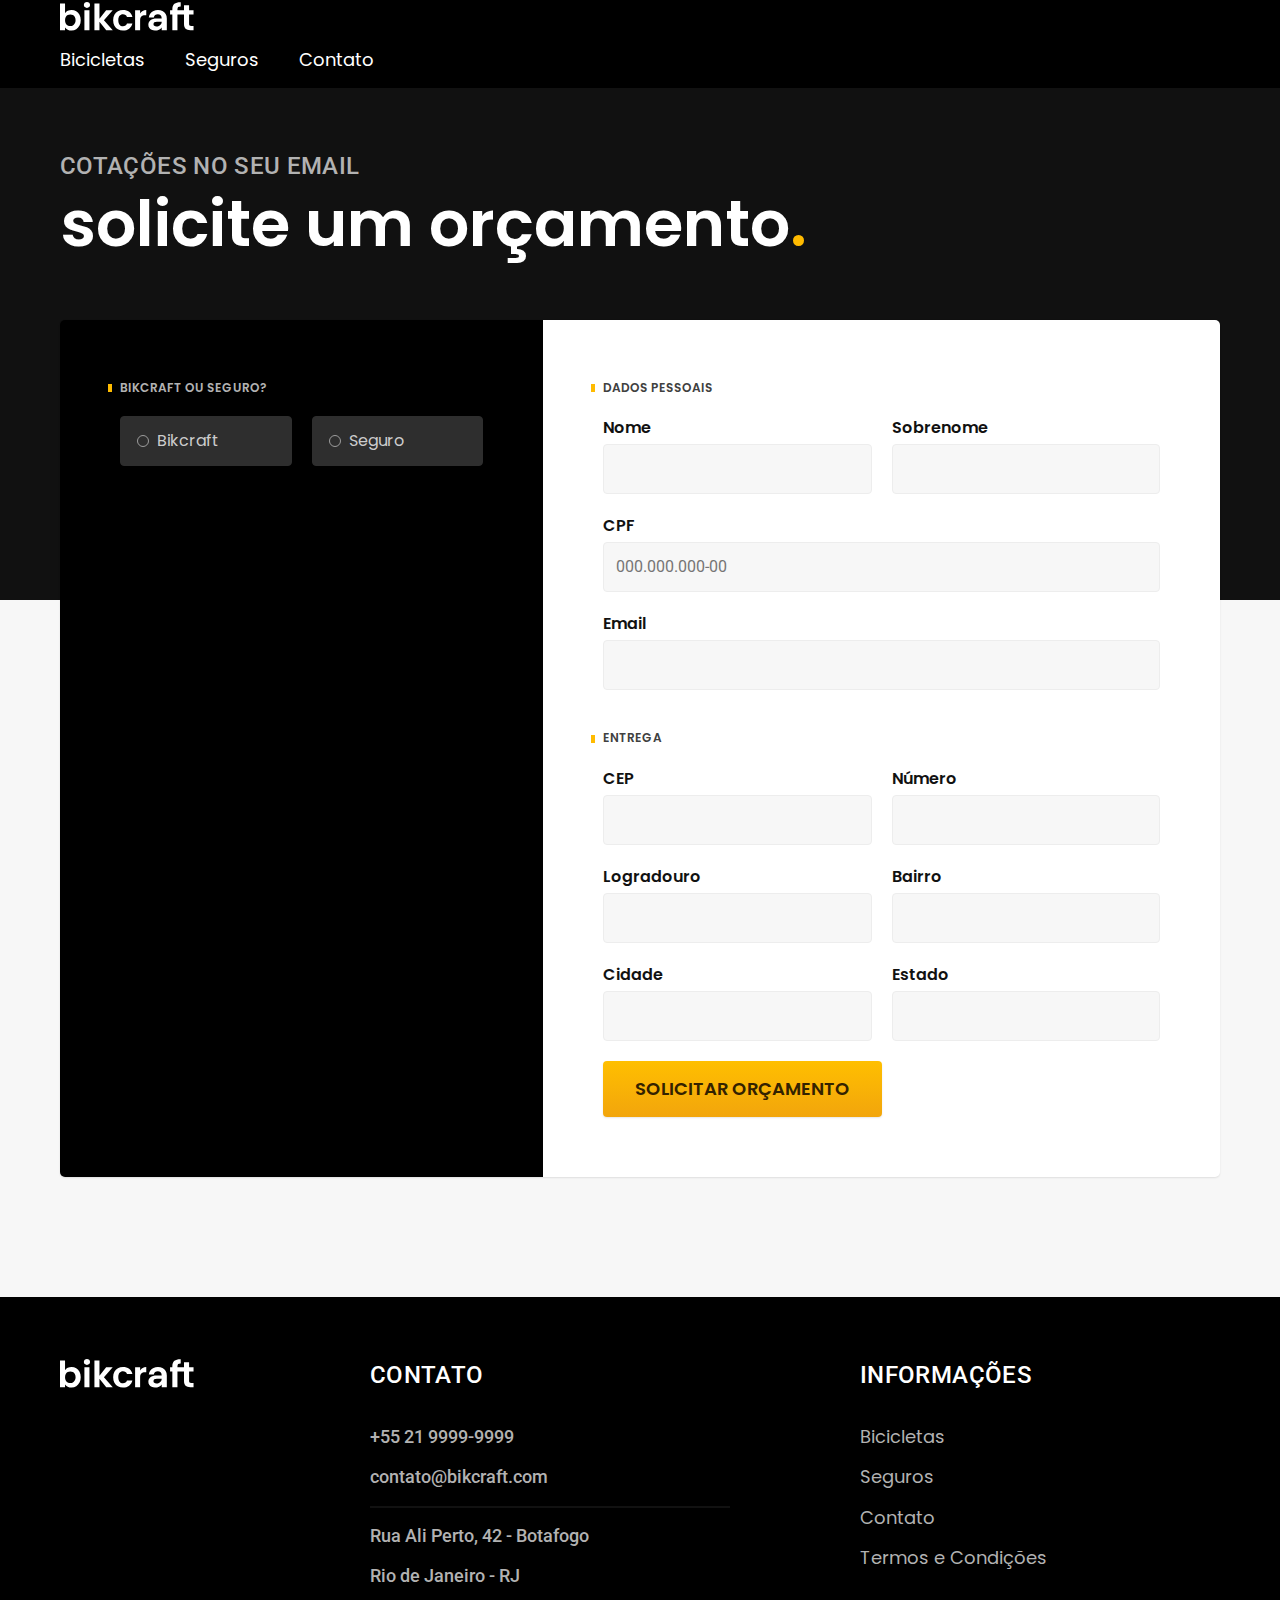
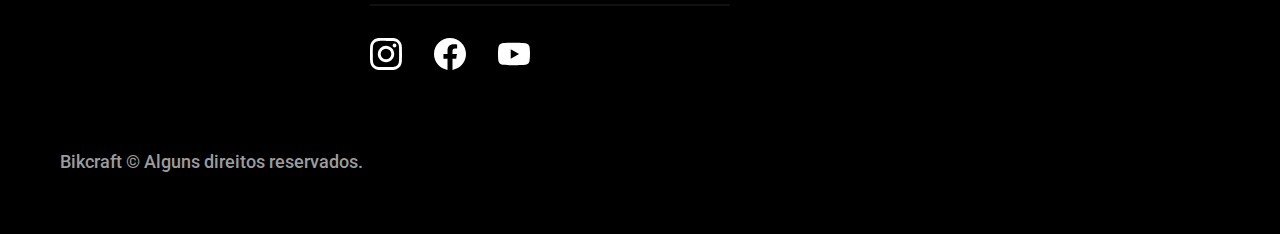
<file: orcamento.html>
<!DOCTYPE html>
<html lang="pt-br">

<head>
  <meta charset="UTF-8">
  <meta name="viewport" content="width=device-width, initial-scale=1.0">
  <meta name="description" content="Orçamento.">
  <link rel="preconnect" href="https://fonts.googleapis.com">
  <link rel="preconnect" href="https://fonts.gstatic.com" crossorigin>
  <link href="https://fonts.googleapis.com/css2?family=Merriweather:ital,wght@1,900&family=Poppins:wght@100;400;600&family=Roboto:wght@400;500&display=swap" rel="stylesheet">
  <title>Orçamento | Bikcraft</title>
  <link rel="stylesheet" href="./css/style.css">
</head>

<body id="orcamento">
  <header class="header-bg">
    <div class="header container">
      <a href="./">
        <img src="./img/bikcraft.svg" alt="Bikcraft">
      </a>

      <nav aria-label="primaria">
        <ul class="header-menu font-1-m cor-0">
          <li><a href="./bicicletas.html">Bicicletas</a></li>
          <li><a href="./seguros.html">Seguros</a></li>
          <li><a href="./contato.html">Contato</a></li>
        </ul>
      </nav>
    </div>
  </header>

  <main>
    <div class="titulo-bg">
      <div class="titulo container">
        <p class="font-2-l-b cor-5">Cotações no seu email</p>
        <h1 class="font-1-xxl cor-0">solicite um orçamento<span class="cor-p1">.</span></h1>
      </div>
    </div>

    <form class="orcamento container" action="./orcamento.html">
      <div class="orcamento-produto">
        <h2 class="font-1-xs cor-5">Bikcraft ou Seguro?</h2>

        <input type="radio" name="tipo" value="bikcraft" id="bikcraft">
        <label for="bikcraft">Bikcraft</label>

        <input type="radio" name="tipo" value="seguro" id="seguro">
        <label for="seguro">Seguro</label>

        <div class="orcamento-conteudo" id="orcamento-bikcraft">
          <h2 class="font-1-xs cor-5">Escolha a sua</h2>

          <input type="radio" name="produto" value="nimbus" id="nimbus">
          <label for="nimbus">Nimbus Stark <span>R$ 4999</span></label>
          <div class="orcamento-detalhe">
            <ul class="font-1-xs cor-8">
              <li><img src="./img/icones/eletrica.svg" alt=""> Motor Elétrico</li>
              <li><img src="./img/icones/carbono.svg" alt=""> Fibra de Carbono</li>
              <li><img src="./img/icones/velocidade.svg" alt=""> 50 km/h</li>
              <li><img src="./img/icones/rastreador.svg" alt=""> Rastreador</li>
            </ul>
            <img src="./img/bicicletas/nimbus.jpg" alt="Bicicleta preta">
          </div>

          <input type="radio" name="produto" value="magic" id="magic">
          <label for="magic">Magic Might <span>R$ 2499</span></label>
          <div class="orcamento-detalhe">
            <ul class="font-1-xs cor-8">
              <li><img src="./img/icones/eletrica.svg" alt=""> Motor Elétrico</li>
              <li><img src="./img/icones/carbono.svg" alt=""> Fibra de Carbono</li>
              <li><img src="./img/icones/velocidade.svg" alt=""> 45 km/h</li>
              <li><img src="./img/icones/rastreador.svg" alt=""> Rastreador</li>
            </ul>
            <img src="./img/bicicletas/magic.jpg" alt="Bicicleta preta">
          </div>

          <input type="radio" name="produto" value="nebula" id="nebula">
          <label for="nebula">Nebula Cosmic <span>R$ 3999</span></label>
          <div class="orcamento-detalhe">
            <ul class="font-1-xs cor-8">
              <li><img src="./img/icones/eletrica.svg" alt=""> Motor Elétrico</li>
              <li><img src="./img/icones/carbono.svg" alt=""> Fibra de Carbono</li>
              <li><img src="./img/icones/velocidade.svg" alt=""> 40 km/h</li>
              <li><img src="./img/icones/rastreador.svg" alt=""> Rastreador</li>
            </ul>
            <img src="./img/bicicletas/nebula.jpg" alt="Bicicleta branca">
          </div>

        </div>

        <div class="orcamento-conteudo" id="orcamento-seguro">
          <h2 class="font-1-xs cor-5">Escolha o plano</h2>

          <input type="radio" name="produto" value="prata" id="prata">
          <label for="prata">Prata <span>R$ 199</span></label>

          <input type="radio" name="produto" value="ouro" id="ouro">
          <label for="ouro">Ouro <span>R$ 299</span></label>
        </div>
      </div>
      <div class="orcamento-dado form">
        <h2 class="font-1-xs cor-9 col-2">dados pessoais</h2>
        <div>
          <label for="nome">Nome</label>
          <input type="text" id="nome" name="nome">
        </div>
        <div>
          <label for="sobrenome">Sobrenome</label>
          <input type="text" id="sobrenome" name="sobrenome">
        </div>
        <div class="col-2">
          <label for="cpf">CPF</label>
          <input type="text" id="cpf" name="cpf" placeholder="000.000.000-00">
        </div>
        <div class="col-2">
          <label for="email">Email</label>
          <input type="email" id="email" name="email">
        </div>
        <h2 class="font-1-xs cor-9 col-2">entrega</h2>
        <div>
          <label for="cep">CEP</label>
          <input type="text" id="cep" name="cep">
        </div>
        <div>
          <label for="numero">Número</label>
          <input type="text" id="numero" name="numero">
        </div>
        <div>
          <label for="logradouro">Logradouro</label>
          <input type="text" id="logradouro" name="logradouro">
        </div>
        <div>
          <label for="bairro">Bairro</label>
          <input type="text" id="bairro" name="bairro">
        </div>
        <div>
          <label for="cidade">Cidade</label>
          <input type="text" id="cidade" name="cidade">
        </div>
        <div>
          <label for="estado">Estado</label>
          <input type="text" id="estado" name="estado">
        </div>
        <button class="botao col-2">Solicitar Orçamento</button>
      </div>
    </form>
  </main>

  <footer class="footer-bg">
    <div class="footer container">
      <img src="./img/bikcraft.svg" alt="Bikcraft">
      <div class="footer-contato">
        <h3 class="font-2-l-b cor-0">Contato</h3>
        <ul class="font-2-m cor-5">
          <li><a href="tel:+552199999999">+55 21 9999-9999</a></li>
          <li><a href="mailto:contato@bikcraft.com">contato@bikcraft.com</a></li>
          <li>Rua Ali Perto, 42 - Botafogo</li>
          <li>Rio de Janeiro - RJ</li>
        </ul>
        <div class="footer-redes">
          <a href="./">
            <img src="./img/redes/instagram.svg" alt="Instagram">
          </a>
          <a href="./">
            <img src="./img/redes/facebook.svg" alt="Facebook">
          </a>
          <a href="./">
            <img src="./img/redes/youtube.svg" alt="Youtube">
          </a>
        </div>
      </div>
      <div class="footer-informacoes">
        <h3 class="font-2-l-b cor-0">Informações</h3>
        <nav>
          <ul class="font-1-m cor-5">
            <li><a href="./bicicletas.html">Bicicletas</a></li>
            <li><a href="./seguros.html">Seguros</a></li>
            <li><a href="./contato.html">Contato</a></li>
            <li><a href="./termos.html">Termos e Condições</a></li>
          </ul>
        </nav>
      </div>
      <p class="footer-copy font-2-m cor-6">Bikcraft © Alguns direitos reservados.</p>
    </div>
  </footer>
</body>

</html>
</file>
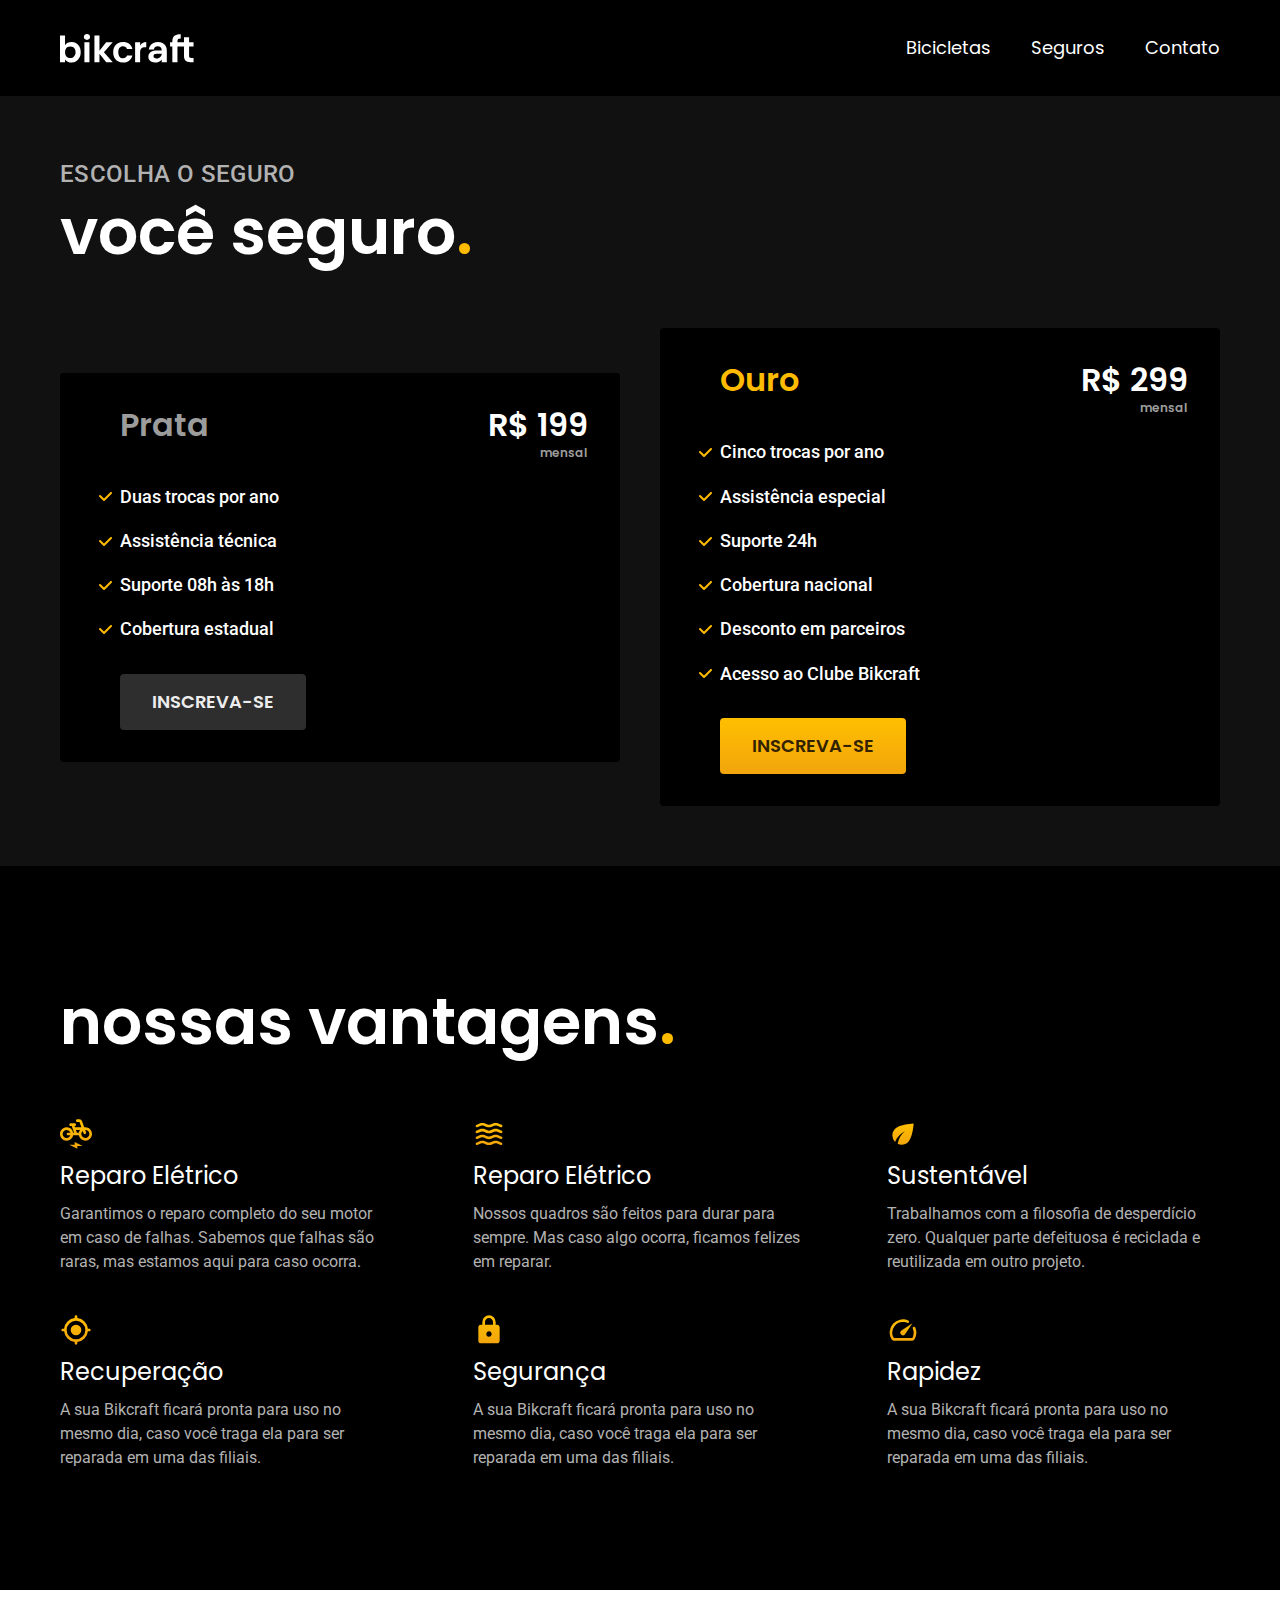
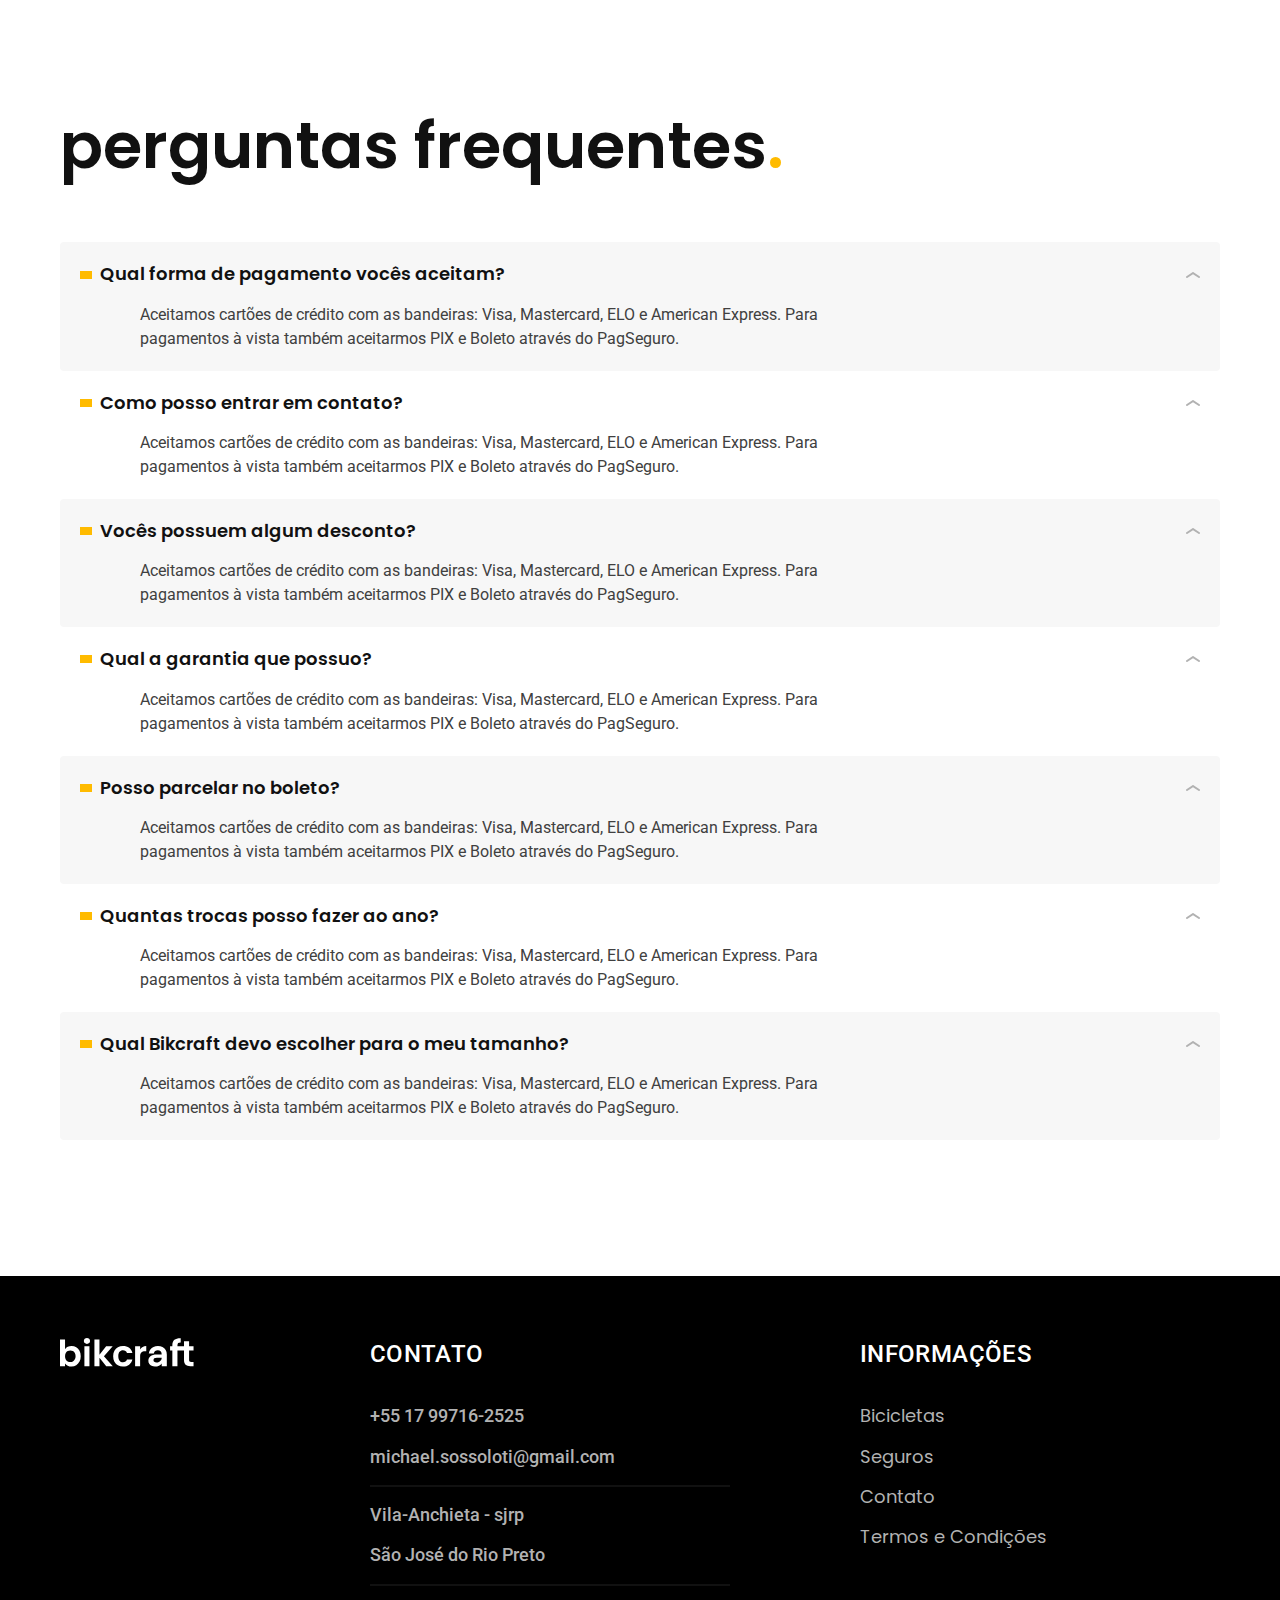
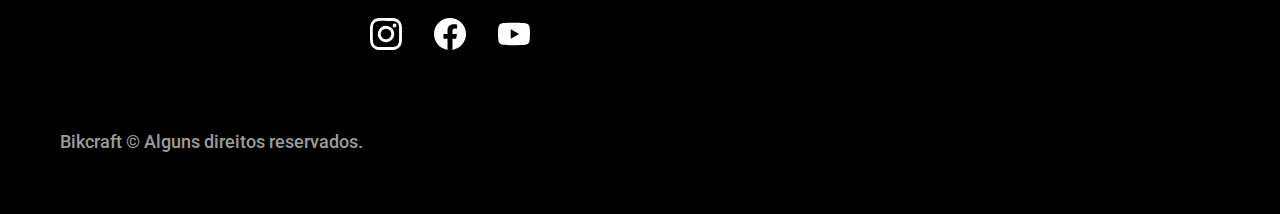
<file: seguros.html>
<!DOCTYPE html>
<html lang="pt-br">

<head>
    <meta charset="UTF-8">
    <meta name="viewport" content="width=device-width, initial-scale=1.0">
    <meta name="description" content="Termos e Condições">
    <link rel="preload" href="./css/style.css" as="style">
    <link rel="stylesheet" href="./css/style.css">
    <link rel="preconnect" href="https://fonts.googleapis.com">
    <link rel="preconnect" href="https://fonts.gstatic.com" crossorigin>
    <link href="https://fonts.googleapis.com/css2?family=Merriweather:ital,wght@1,900&family=Poppins:wght@100;400;600&family=Roboto:wght@400;500&display=swap" rel="stylesheet">
    <title> Seguros | Bikcraft

    </title>
</head>

<body id="seguros">
    <header class="header-bg">
        <div class="header-container container">
            <a href="./">
                <img src="./img/bikcraft.svg" alt="Bikcraft">
            </a>
            <nav aria-label="primaria">
                <ul class="header-menu font-1-m cor-0">
                    <li><a href="./bicicletas.html">Bicicletas</a></li>
                    <li><a href="./seguros.html">Seguros</a></li>
                    <li><a href="./contato.html">Contato</a></li>
                </ul>
            </nav>
        </div>
    </header>
    <main class="seguros-bg">
        <div class="titulo-bg">
            <div class="titulo container">
                <p class="font-2-l-b cor-5">Escolha o seguro</p>
                <h1 class="font-1-xxl cor-0">você seguro<span class="cor-p1">.</span></h1>
            </div>
        </div>
        <div class="seguros container">
            <div class="seguros-item">
                <h3 class="font-1-xl cor-6">Prata</h3>
                <span class="font-1-xl cor-0">R$ 199 <span class="font-1-xs cor-6">mensal</span></span>
                <ul class="font-2-m cor-0">
                    <li>Duas trocas por ano</li>
                    <li>Assistência técnica</li>
                    <li>Suporte 08h às 18h</li>
                    <li>Cobertura estadual</li>
                </ul>
                <a class="botao secundario" href="./orcamento.html">
                    Inscreva-se
                </a>
            </div>
            <div class="seguros-item">
                <h3 class="font-1-xl cor-p1">Ouro</h3>
                <span class="font-1-xl cor-0">R$ 299 <span class="font-1-xs cor-6">mensal</span></span>
                <ul class="font-2-m cor-0">
                    <li>Cinco trocas por ano</li>
                    <li>Assistência especial</li>
                    <li>Suporte 24h</li>
                    <li>Cobertura nacional</li>
                    <li>Desconto em parceiros</li>
                    <li>Acesso ao Clube Bikcraft </li>
                </ul>
                <a class="botao" href="./orcamento.html">
                    Inscreva-se
                </a>
            </div>


        </div>

        <article class="vantagens-bg">
            <div class="vantagens container">
                <h2 class="font-1-xxl cor-0">
                    nossas vantagens<span class="cor-p1">.</span>
                </h2>
                <ul>
                    <li>
                        <img src="./img/icones/eletrica.svg" alt="">
                        <h3 class="font-1-l cor-0">Reparo Elétrico</h3>
                        <p class="font-2-s cor-5">Garantimos o reparo completo do seu motor em caso de falhas. Sabemos que falhas são raras, mas estamos aqui para caso ocorra.</p>

                    </li>
                    <li>
                        <img src="./img/icones/carbono.svg" alt="">
                        <h3 class="font-1-l cor-0">Reparo Elétrico</h3>
                        <p class="font-2-s cor-5">Nossos quadros são feitos para durar para sempre. Mas caso algo ocorra, ficamos felizes em reparar.</p>
                    </li>
                    <li>
                        <img src="./img/icones/sustentavel.svg" alt="">
                        <h3 class="font-1-l cor-0">Sustentável</h3>
                        <p class="font-2-s cor-5">Trabalhamos com a filosofia de desperdício zero. Qualquer parte defeituosa é reciclada e reutilizada em outro projeto.</p>
                    </li>
                    <li>
                        <img src="./img/icones/rastreador.svg" alt="">
                        <h3 class="font-1-l cor-0">Recuperação</h3>
                        <p class="font-2-s cor-5">A sua Bikcraft ficará pronta para uso no mesmo dia, caso você traga ela para ser reparada em uma das filiais.</p>
                    </li>
                    <li>
                        <img src="./img/icones/seguro.svg" alt="">
                        <h3 class="font-1-l cor-0">Segurança</h3>
                        <p class="font-2-s cor-5">A sua Bikcraft ficará pronta para uso no mesmo dia, caso você traga ela para ser reparada em uma das filiais.</p>
                    </li>
                    <li> <img src="./img/icones/velocidade.svg" alt="">
                        <h3 class="font-1-l cor-0">Rapidez</h3>
                        <p class="font-2-s cor-5">A sua Bikcraft ficará pronta para uso no mesmo dia, caso você traga ela para ser reparada em uma das filiais.</p>
                    </li>
                </ul>

            </div>


        </article>

    </main>
    <article class="perguntas container">
        <h2 class="font-1-xxl">
            perguntas frequentes<span class="cor-p1">.</span></h2>
        <dl>
            <div>
                <dt class="font-1-m-b">Qual forma de pagamento vocês aceitam?</dt>
                <dd class="font-2-s cor-9">Aceitamos cartões de crédito com as bandeiras: Visa, Mastercard, ELO e American Express. Para pagamentos à vista também aceitarmos PIX e Boleto através do PagSeguro.</dd>
            </div>
            <div>
                <dt class="font-1-m-b">Como posso entrar em contato?</dt>
                <dd class="font-2-s cor-9">Aceitamos cartões de crédito com as bandeiras: Visa, Mastercard, ELO e American Express. Para pagamentos à vista também aceitarmos PIX e Boleto através do PagSeguro.</dd>
            </div>
            <div>
                <dt class="font-1-m-b">Vocês possuem algum desconto?</dt>
                <dd class="font-2-s cor-9">Aceitamos cartões de crédito com as bandeiras: Visa, Mastercard, ELO e American Express. Para pagamentos à vista também aceitarmos PIX e Boleto através do PagSeguro.</dd>
            </div>
            <div>
                <dt class="font-1-m-b">Qual a garantia que possuo?</dt>
                <dd class="font-2-s cor-9">Aceitamos cartões de crédito com as bandeiras: Visa, Mastercard, ELO e American Express. Para pagamentos à vista também aceitarmos PIX e Boleto através do PagSeguro.</dd>
            </div>
            <div>
                <dt class="font-1-m-b">Posso parcelar no boleto?</dt>
                <dd class="font-2-s cor-9">Aceitamos cartões de crédito com as bandeiras: Visa, Mastercard, ELO e American Express. Para pagamentos à vista também aceitarmos PIX e Boleto através do PagSeguro.</dd>
            </div>
            <div>
                <dt class="font-1-m-b">Quantas trocas posso fazer ao ano?</dt>
                <dd class="font-2-s cor-9">Aceitamos cartões de crédito com as bandeiras: Visa, Mastercard, ELO e American Express. Para pagamentos à vista também aceitarmos PIX e Boleto através do PagSeguro.</dd>
            </div>
            <div>
                <dt class="font-1-m-b">Qual Bikcraft devo escolher para o meu tamanho?</dt>
                <dd class="font-2-s cor-9">Aceitamos cartões de crédito com as bandeiras: Visa, Mastercard, ELO e American Express. Para pagamentos à vista também aceitarmos PIX e Boleto através do PagSeguro.</dd>
            </div>
        </dl>
    </article>
    <footer class="footer-bg">
        <div class="footer container">
            <img src="./img/bikcraft.svg" alt="Bikcraft">
            <div class="footer-contato">
                <h3 class="font-2-l-b cor-0">Contato</h3>
                <ul class="font-2-m cor-5">
                    <li><a href="tel:+5517997162525">+55 17 99716-2525</a></li>
                    <li><a href="mailto:michael.sossoloti@gmail.com">michael.sossoloti@gmail.com</a></li>
                    <li>Vila-Anchieta - sjrp </li>
                    <li>São José do Rio Preto</li>
                </ul>
                <div class="footer-redes">
                    <a href="./">
                        <img src="./img/redes/instagram.svg" alt="instagram">
                    </a>
                    <a href="./">
                        <img src="./img/redes/facebook.svg" alt="facebook">
                    </a>
                    <a href="./">
                        <img src="./img/redes/youtube.svg" alt="youtube">
                    </a>
                </div>
            </div>
            <div class="footer-informacoes">
                <h3 class="font-2-l-b cor-0">Informações</h3>
                <nav>
                    <ul class="font-1-m cor-5">
                        <li><a href="./bicicletas.html">Bicicletas</a></li>
                        <li><a href="./seguros.html">Seguros</a></li>
                        <li><a href="./contato.html">Contato</a></li>
                        <li><a href="./termos.html">Termos e Condições</a></li>
                    </ul>
                </nav>
            </div>
            <p class="footer-copy font-2-m cor-6">Bikcraft © Alguns direitos reservados.</p>

        </div>

    </footer>
</body>

</html>
</file>
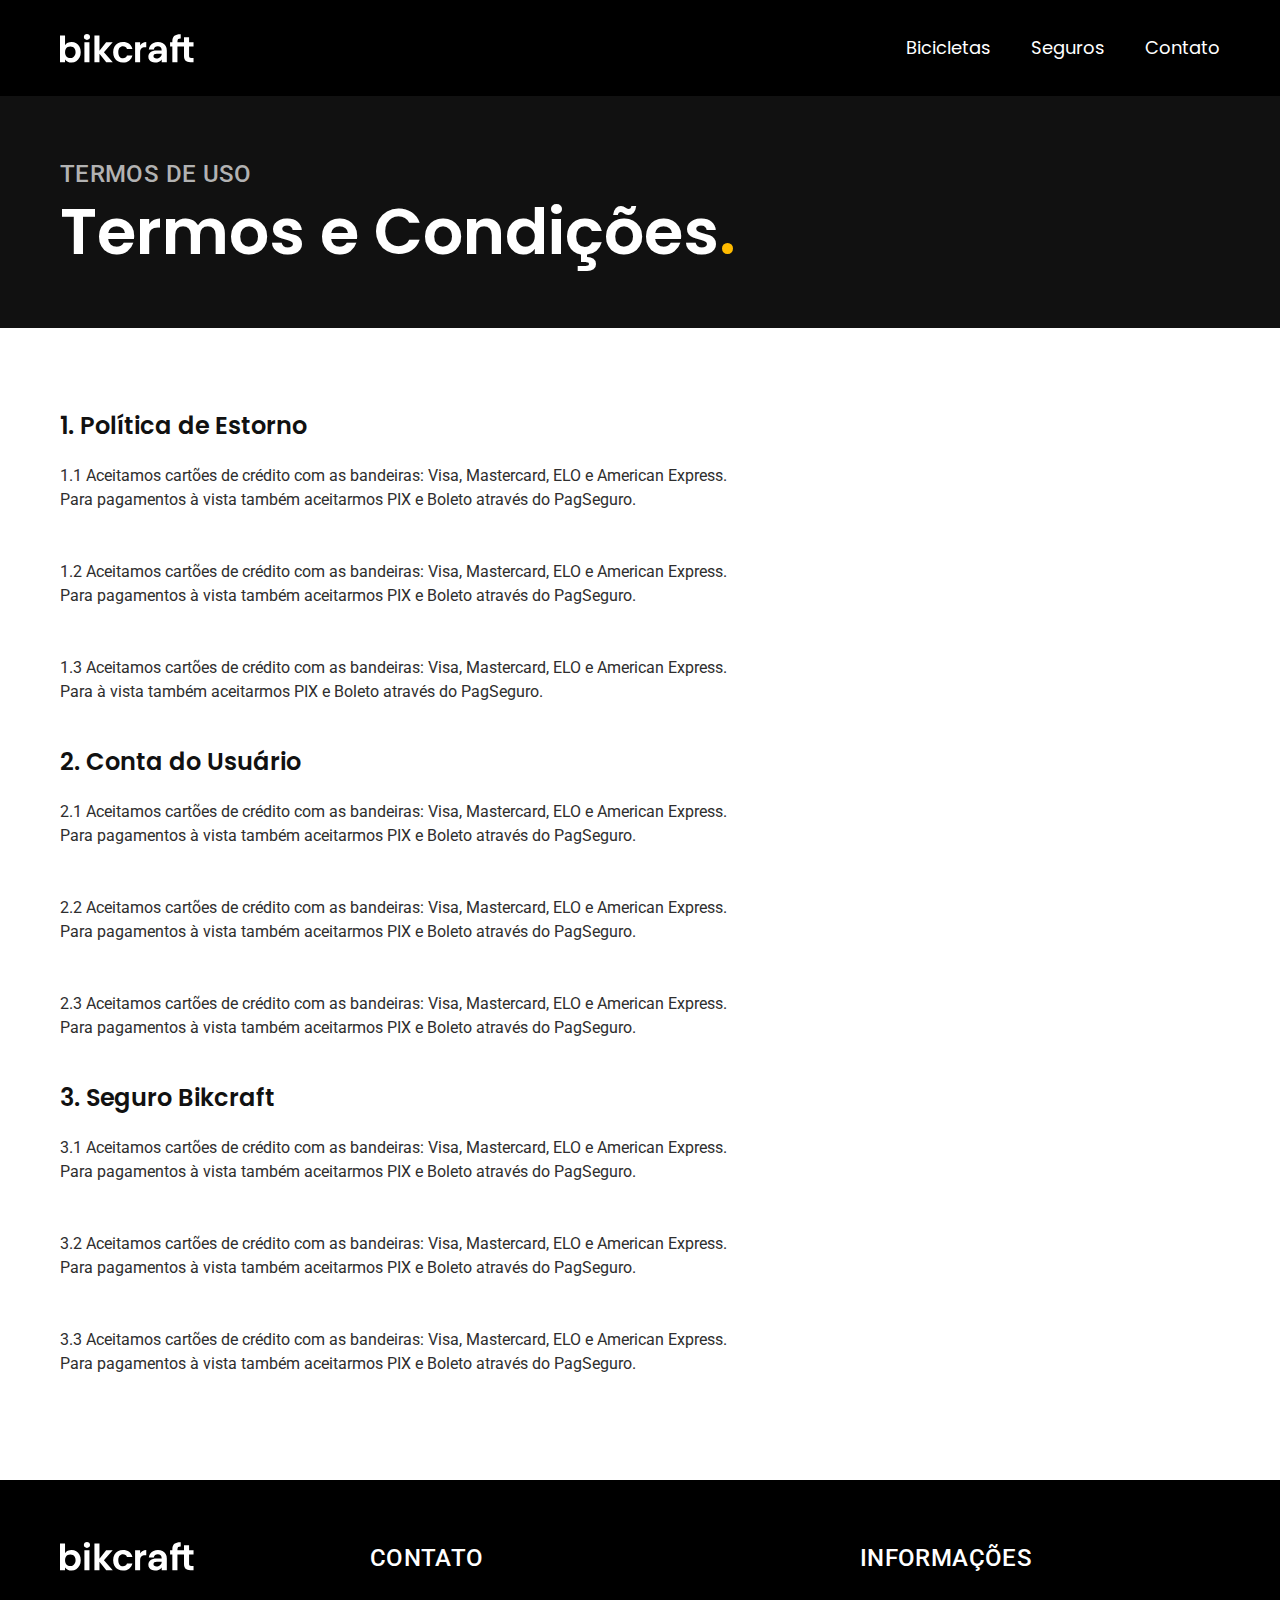
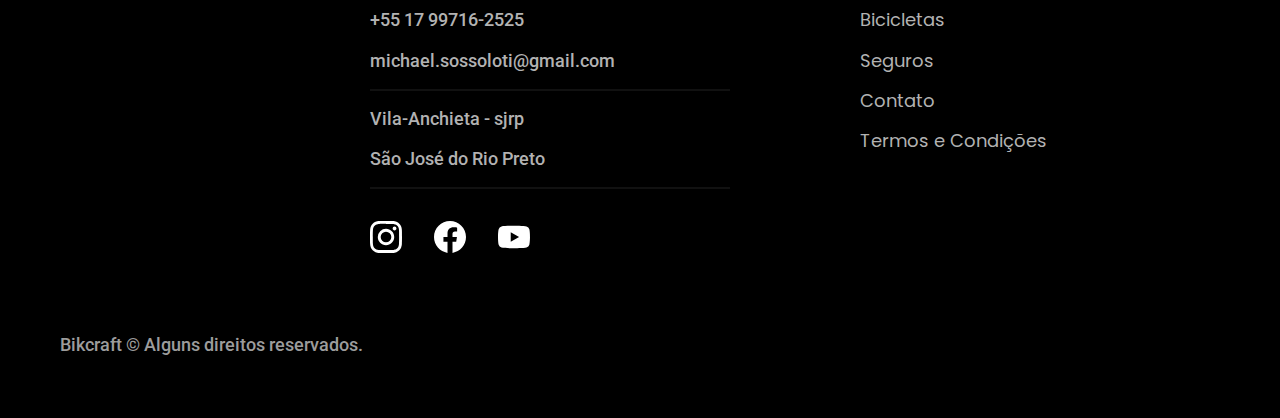
<file: termos.html>
<!DOCTYPE html>
<html lang="pt-br">

<head>
    <meta charset="UTF-8">
    <meta name="viewport" content="width=device-width, initial-scale=1.0">
    <meta name="description" content="Termos e Condições">
    <link rel="preload" href="./css/style.css" as="style">
    <link rel="stylesheet" href="./css/style.css">
    <link rel="preconnect" href="https://fonts.googleapis.com">
    <link rel="preconnect" href="https://fonts.gstatic.com" crossorigin>
    <link href="https://fonts.googleapis.com/css2?family=Merriweather:ital,wght@1,900&family=Poppins:wght@100;400;600&family=Roboto:wght@400;500&display=swap" rel="stylesheet">
    <title> Termos e Condições | Bikcraft

    </title>
</head>

<body id="termos">
    <header class="header-bg">
        <div class="header-container container">
            <a href="./">
                <img src="./img/bikcraft.svg" alt="Bikcraft">
            </a>
            <nav aria-label="primaria">
                <ul class="header-menu font-1-m cor-0">
                    <li><a href="./bicicletas.html">Bicicletas</a></li>
                    <li><a href="./seguros.html">Seguros</a></li>
                    <li><a href="./contato.html">Contato</a></li>
                </ul>
            </nav>
        </div>
    </header>
    <main>
        <div class="titulo-bg">
            <div class="titulo container">
                <p class="font-2-l-b cor-5">Termos de uso</p>
                <h1 class="font-1-xxl cor-0">Termos e Condições<span class="cor-p1">.</span></h1>
            </div>

        </div>
        <div class="termos font-2-s cor-10 container">
            <h2 class="font-1-l cor-11">1. Política de Estorno</h2>
            <p>1.1 Aceitamos cartões de crédito com as bandeiras: Visa, Mastercard, ELO e American Express. Para pagamentos à vista também aceitarmos PIX e Boleto através do PagSeguro.</p><br>
            <p>1.2 Aceitamos cartões de crédito com as bandeiras: Visa, Mastercard, ELO e American Express. Para pagamentos à vista também aceitarmos PIX e Boleto através do PagSeguro.</p><br>
            <p>
                1.3 Aceitamos cartões de crédito com as bandeiras: Visa, Mastercard, ELO e American Express. Para à vista também aceitarmos PIX e Boleto através do PagSeguro.</p>
            <h2 class="font-1-l cor-11">2. Conta do Usuário</h2>
            <p>2.1 Aceitamos cartões de crédito com as bandeiras: Visa, Mastercard, ELO e American Express. Para pagamentos à vista também aceitarmos PIX e Boleto através do PagSeguro.</p><br>
            <p>
                2.2 Aceitamos cartões de crédito com as bandeiras: Visa, Mastercard, ELO e American Express. Para pagamentos à vista também aceitarmos PIX e Boleto através do PagSeguro.</p><br>
            <p>
                2.3 Aceitamos cartões de crédito com as bandeiras: Visa, Mastercard, ELO e American Express. Para pagamentos à vista também aceitarmos PIX e Boleto através do PagSeguro.</p>
            <h2 class="font-1-l cor-11">3. Seguro Bikcraft</h2>
            <p>3.1 Aceitamos cartões de crédito com as bandeiras: Visa, Mastercard, ELO e American Express. Para pagamentos à vista também aceitarmos PIX e Boleto através do PagSeguro.</p><br>
            <p>
                3.2 Aceitamos cartões de crédito com as bandeiras: Visa, Mastercard, ELO e American Express. Para pagamentos à vista também aceitarmos PIX e Boleto através do PagSeguro.</p><br>
            <p>3.3 Aceitamos cartões de crédito com as bandeiras: Visa, Mastercard, ELO e American Express. Para pagamentos à vista também aceitarmos PIX e Boleto através do PagSeguro.</p>


        </div>
    </main>
    <footer class="footer-bg">
        <div class="footer container">
            <img src="./img/bikcraft.svg" alt="Bikcraft">
            <div class="footer-contato">
                <h3 class="font-2-l-b cor-0">Contato</h3>
                <ul class="font-2-m cor-5">
                    <li><a href="tel:+5517997162525">+55 17 99716-2525</a></li>
                    <li><a href="mailto:michael.sossoloti@gmail.com">michael.sossoloti@gmail.com</a></li>
                    <li>Vila-Anchieta - sjrp </li>
                    <li>São José do Rio Preto</li>
                </ul>
                <div class="footer-redes">
                    <a href="./">
                        <img src="./img/redes/instagram.svg" alt="instagram">
                    </a>
                    <a href="./">
                        <img src="./img/redes/facebook.svg" alt="facebook">
                    </a>
                    <a href="./">
                        <img src="./img/redes/youtube.svg" alt="youtube">
                    </a>
                </div>
            </div>
            <div class="footer-informacoes">
                <h3 class="font-2-l-b cor-0">Informações</h3>
                <nav>
                    <ul class="font-1-m cor-5">
                        <li><a href="./bicicletas.html">Bicicletas</a></li>
                        <li><a href="./seguros.html">Seguros</a></li>
                        <li><a href="./contato.html">Contato</a></li>
                        <li><a href="./termos.html">Termos e Condições</a></li>
                    </ul>
                </nav>
            </div>
            <p class="footer-copy font-2-m cor-6">Bikcraft © Alguns direitos reservados.</p>

        </div>

    </footer>
</body>

</html>
</file>
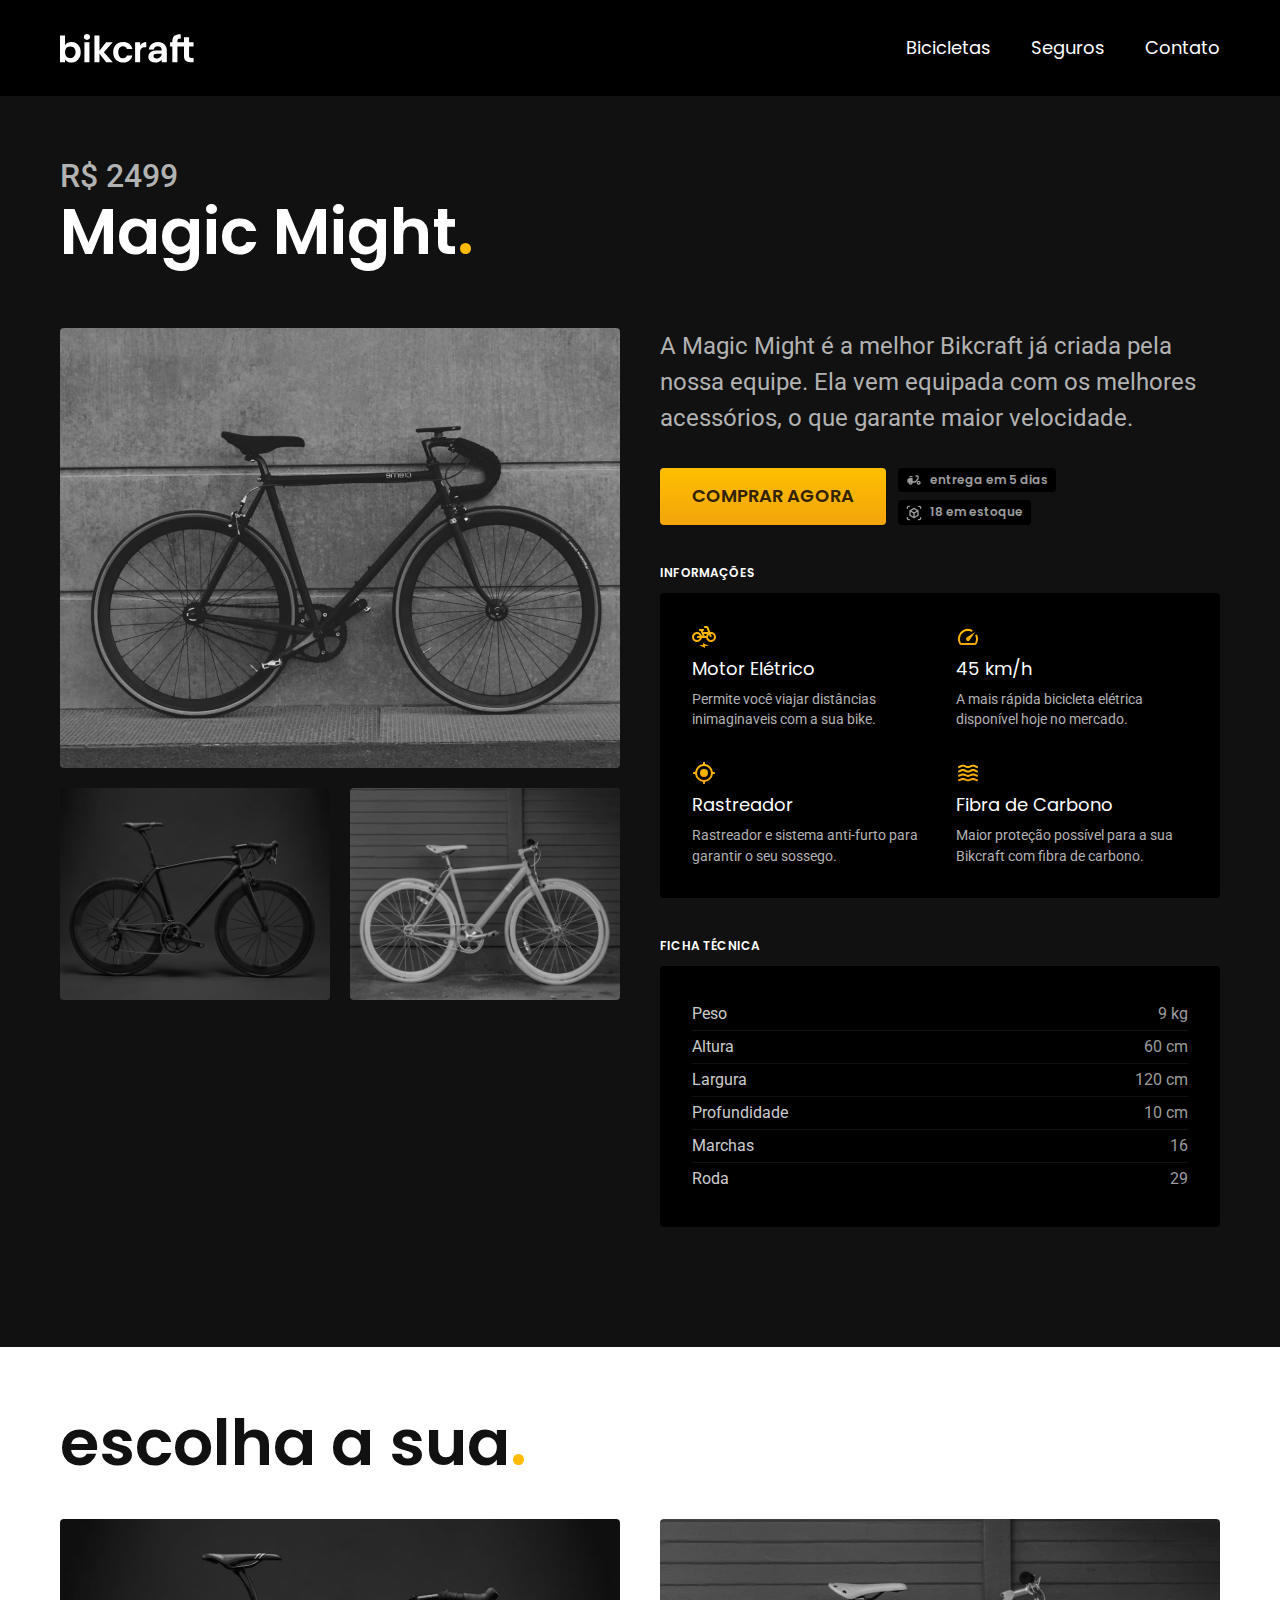
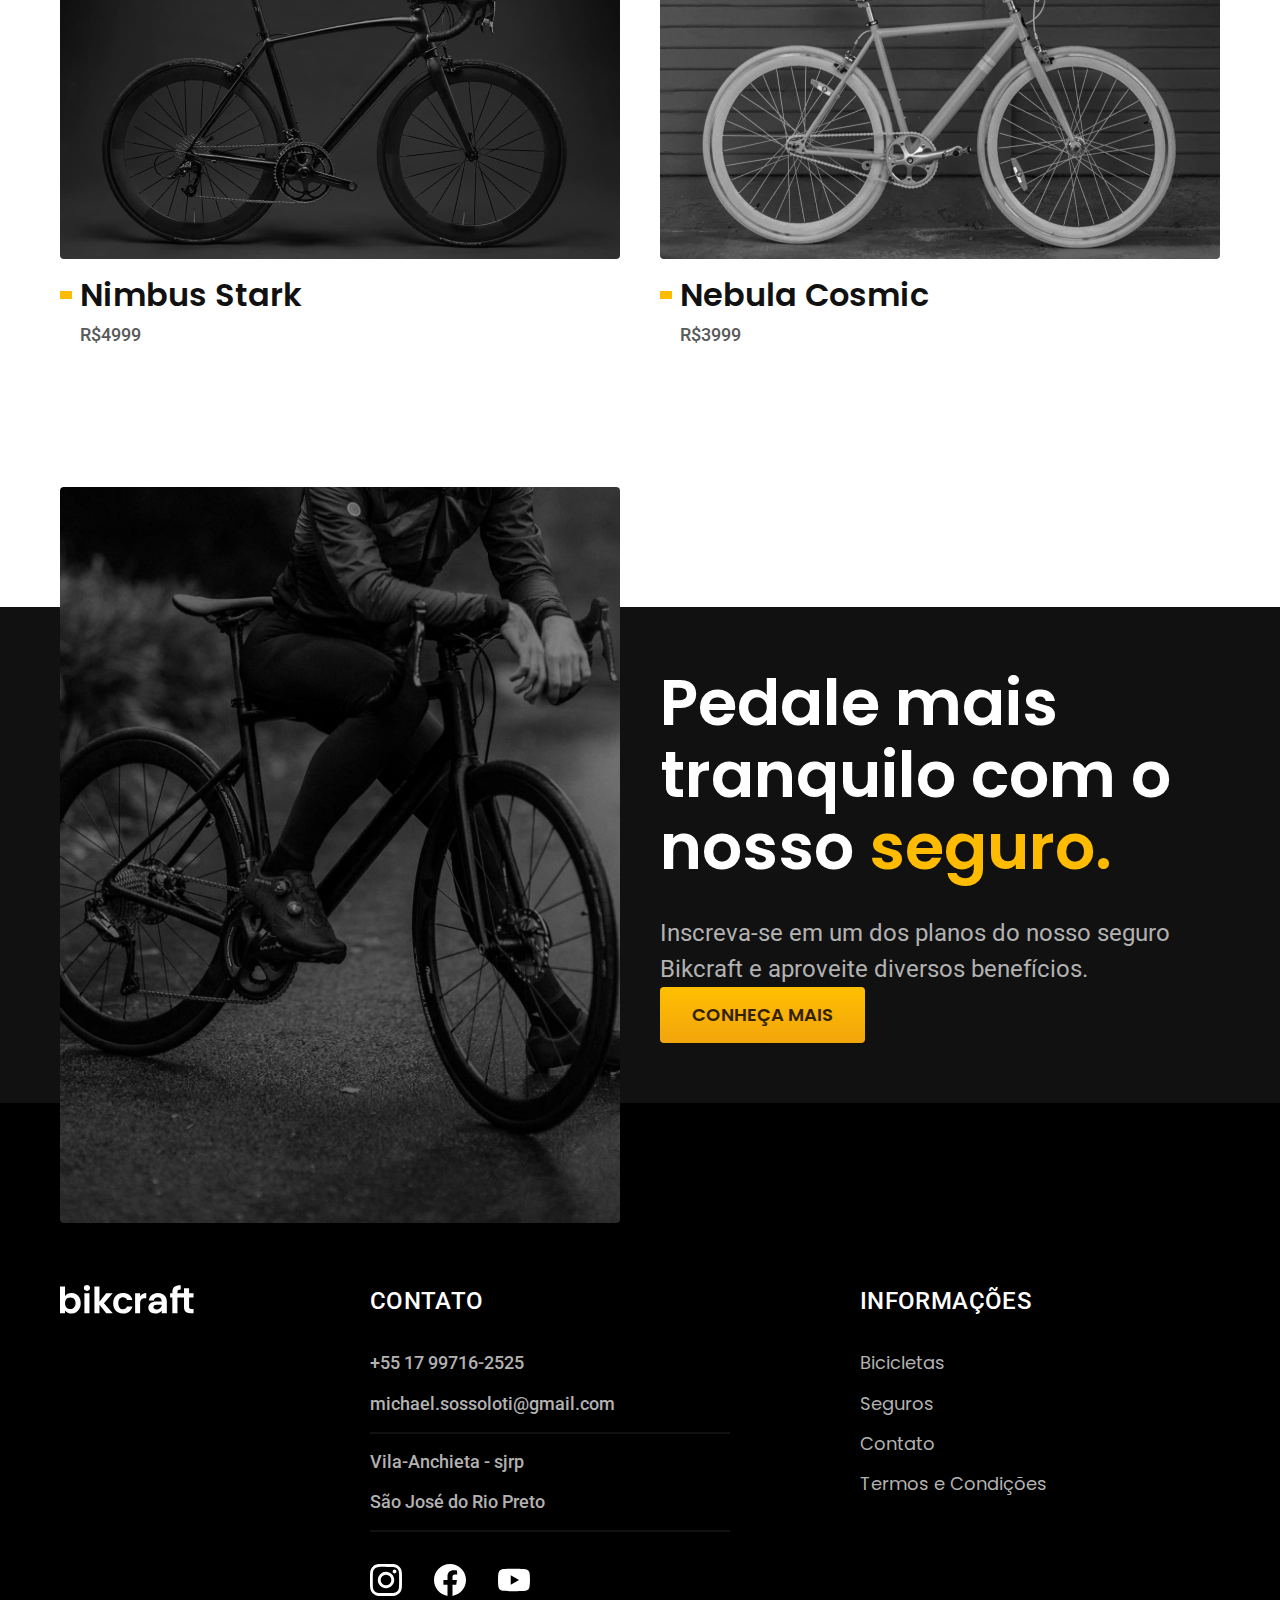
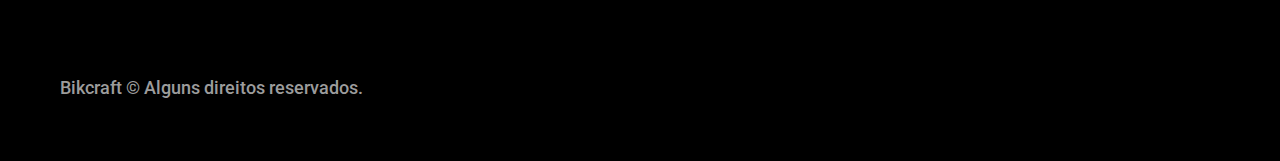
<file: bicicletas/magic.html>
<!DOCTYPE html>
<html lang="pt-br">

<head>
    <meta charset="UTF-8">
    <meta name="viewport" content="width=device-width, initial-scale=1.0">
    <meta name="description" content="Termos e Condições">
    <link rel="stylesheet" href="../css/style.css">
    <link rel="preconnect" href="https://fonts.googleapis.com">
    <link rel="preconnect" href="https://fonts.gstatic.com" crossorigin>
    <link href="https://fonts.googleapis.com/css2?family=Merriweather:ital,wght@1,900&family=Poppins:wght@100;400;600&family=Roboto:wght@400;500&display=swap" rel="stylesheet">
    <title> Magic | Bikcraft

    </title>
</head>

<body id="bicicleta">
    <header class="header-bg">
        <div class="header-container container">
            <a href="../">
                <img src="../img/bikcraft.svg" alt="Bikcraft">
            </a>
            <nav aria-label="primaria">
                <ul class="header-menu font-1-m cor-0">
                    <li><a href="../bicicletas.html">Bicicletas</a></li>
                    <li><a href="../seguros.html">Seguros</a></li>
                    <li><a href="../contato.html">Contato</a></li>
                </ul>
            </nav>
        </div>
    </header>
    <main class="titulo-bg">
        <div>
            <div class="titulo container">
                <span class="font-2-xl cor-5">R$ 2499</span>
                <h1 class="font-1-xxl cor-0">Magic Might<span class="cor-p1">.</span></h1>
            </div>
        </div>
        <div class="bicicleta container">
            <div class="bicicleta-imagens">
                <img src="../img/bicicleta/nimbus2.jpg" alt="">
                <img src="../img/bicicleta/nimbus1.jpg" alt="">
                <img src="../img/bicicleta/nimbus3.jpg" alt="">
            </div>
            <div class="bicicleta-conteudo">
                <p class="font-2-l cor-5">A Magic Might é a melhor Bikcraft já criada pela nossa equipe. Ela vem equipada com os melhores acessórios, o que garante maior velocidade.</p>
                <div class="bicicleta-comprar">
                    <a class="botao" href="../orcamento.html">Comprar agora</a>
                    <span class="font-1-xs cor-6"><img src="../img/icones/entrega.svg" alt="">entrega em 5 dias</span>
                    <span class="font-1-xs cor-6"><img src="../img/icones/estoque.svg" alt="">18 em estoque</span>

                </div>


                <h2 class="font-1-xs cor-0">Informações</h2>
                <ul class="bicicleta-informacoes">
                    <li>
                        <img src="../img/icones/eletrica.svg" alt="">
                        <h3 class="font-1-m cor-0">Motor Elétrico</h3>
                        <p class="font-2-xs cor-5">Permite você viajar distâncias inimaginaveis com a sua bike.</p>
                    </li>
                    <li>
                        <img src="../img/icones/velocidade.svg" alt="">
                        <h3 class="font-1-m cor-0">45 km/h</h3>
                        <p class="font-2-xs cor-5">A mais rápida bicicleta elétrica disponível hoje no mercado.</p>
                    </li>
                    <li>
                        <img src="../img/icones/rastreador.svg" alt="">
                        <h3 class="font-1-m cor-0">Rastreador</h3>
                        <p class="font-2-xs cor-5">Rastreador e sistema anti-furto para garantir o seu sossego.</p>
                    </li>
                    <li>
                        <img src="../img/icones/carbono.svg" alt="">
                        <h3 class="font-1-m cor-0">Fibra de Carbono</h3>
                        <p class="font-2-xs cor-5">
                            Maior proteção possível para a sua Bikcraft com fibra de carbono.
                        </p>
                    </li>
                </ul>
                <h2 class="font-1-xs cor-0">Ficha técnica</h2>
                <ul class="bicicleta-ficha font-2-s cor-4">
                    <li>Peso<span>9 kg</span></li>
                    <li>Altura<span>60 cm</span></li>
                    <li>Largura<span>120 cm</span></li>
                    <li>Profundidade<span>10 cm</span></li>
                    <li>Marchas<span>16</span></li>
                    <li>Roda<span>29</span></li>
                </ul>
            </div>
        </div>
    </main>
    <article class="bicicletas-lista container">
        <h2 class="font-1-xxl">escolha a sua<span class="cor-p1">.</span></h2>
        <ul>
            <li>
                <a href="./magic.html"><img src="../img/bicicletas/nimbus.jpg" alt="Bicicleta preta">
                    <h3 class="font-1-xl">Nimbus Stark</h3>
                    <span class="font-2-m cor-8">R$4999</span>
                </a>
            </li>

            <li>
                <a href="./nebula.html"><img src="../img/bicicletas/nebula.jpg" alt="Bicicleta preta">
                    <h3 class="font-1-xl">Nebula Cosmic</h3>
                    <span class="font-2-m cor-8">R$3999</span>
                </a>
            </li>
        </ul>
    </article>
    <article class="seguro-bicicleta-bg">
        <div class="seguro container">
            <div class="seguro-imagens">
                <img src="../img/fotos/seguros.jpg" alt="Pessoa parada em cima de uma bicicleta">


            </div>
            <div class="seguro-conteudo">
                <h2 class="font-1-xxl cor-0">Pedale mais tranquilo com o nosso <span class="cor-p1">seguro.</span></h2>
                <p class="font-2-l cor-5">Inscreva-se em um dos planos do nosso seguro Bikcraft e aproveite diversos benefícios.</p>
                <a class="botao" href="../seguros.html">Conheça mais</a>
            </div>

        </div>
    </article>
    <footer class="footer-bg">
        <div class="footer container">
            <img src="../img/bikcraft.svg" alt="Bikcraft">
            <div class="footer-contato">
                <h3 class="font-2-l-b cor-0">Contato</h3>
                <ul class="font-2-m cor-5">
                    <li><a href="tel:+5517997162525">+55 17 99716-2525</a></li>
                    <li><a href="mailto:michael.sossoloti@gmail.com">michael.sossoloti@gmail.com</a></li>
                    <li>Vila-Anchieta - sjrp </li>
                    <li>São José do Rio Preto</li>
                </ul>
                <div class="footer-redes">
                    <a href="../">
                        <img src="../img/redes/instagram.svg" alt="instagram">
                    </a>
                    <a href="../">
                        <img src="../img/redes/facebook.svg" alt="facebook">
                    </a>
                    <a href="../">
                        <img src="../img/redes/youtube.svg" alt="youtube">
                    </a>
                </div>
            </div>
            <div class="footer-informacoes">
                <h3 class="font-2-l-b cor-0">Informações</h3>
                <nav>
                    <ul class="font-1-m cor-5">
                        <li><a href="../bicicletas.html">Bicicletas</a></li>
                        <li><a href="../seguros.html">Seguros</a></li>
                        <li><a href="../contato.html">Contato</a></li>
                        <li><a href="../termos.html">Termos e Condições</a></li>
                    </ul>
                </nav>
            </div>
            <p class="footer-copy font-2-m cor-6">Bikcraft © Alguns direitos reservados.</p>

        </div>

    </footer>
</body>

</html>
</file>
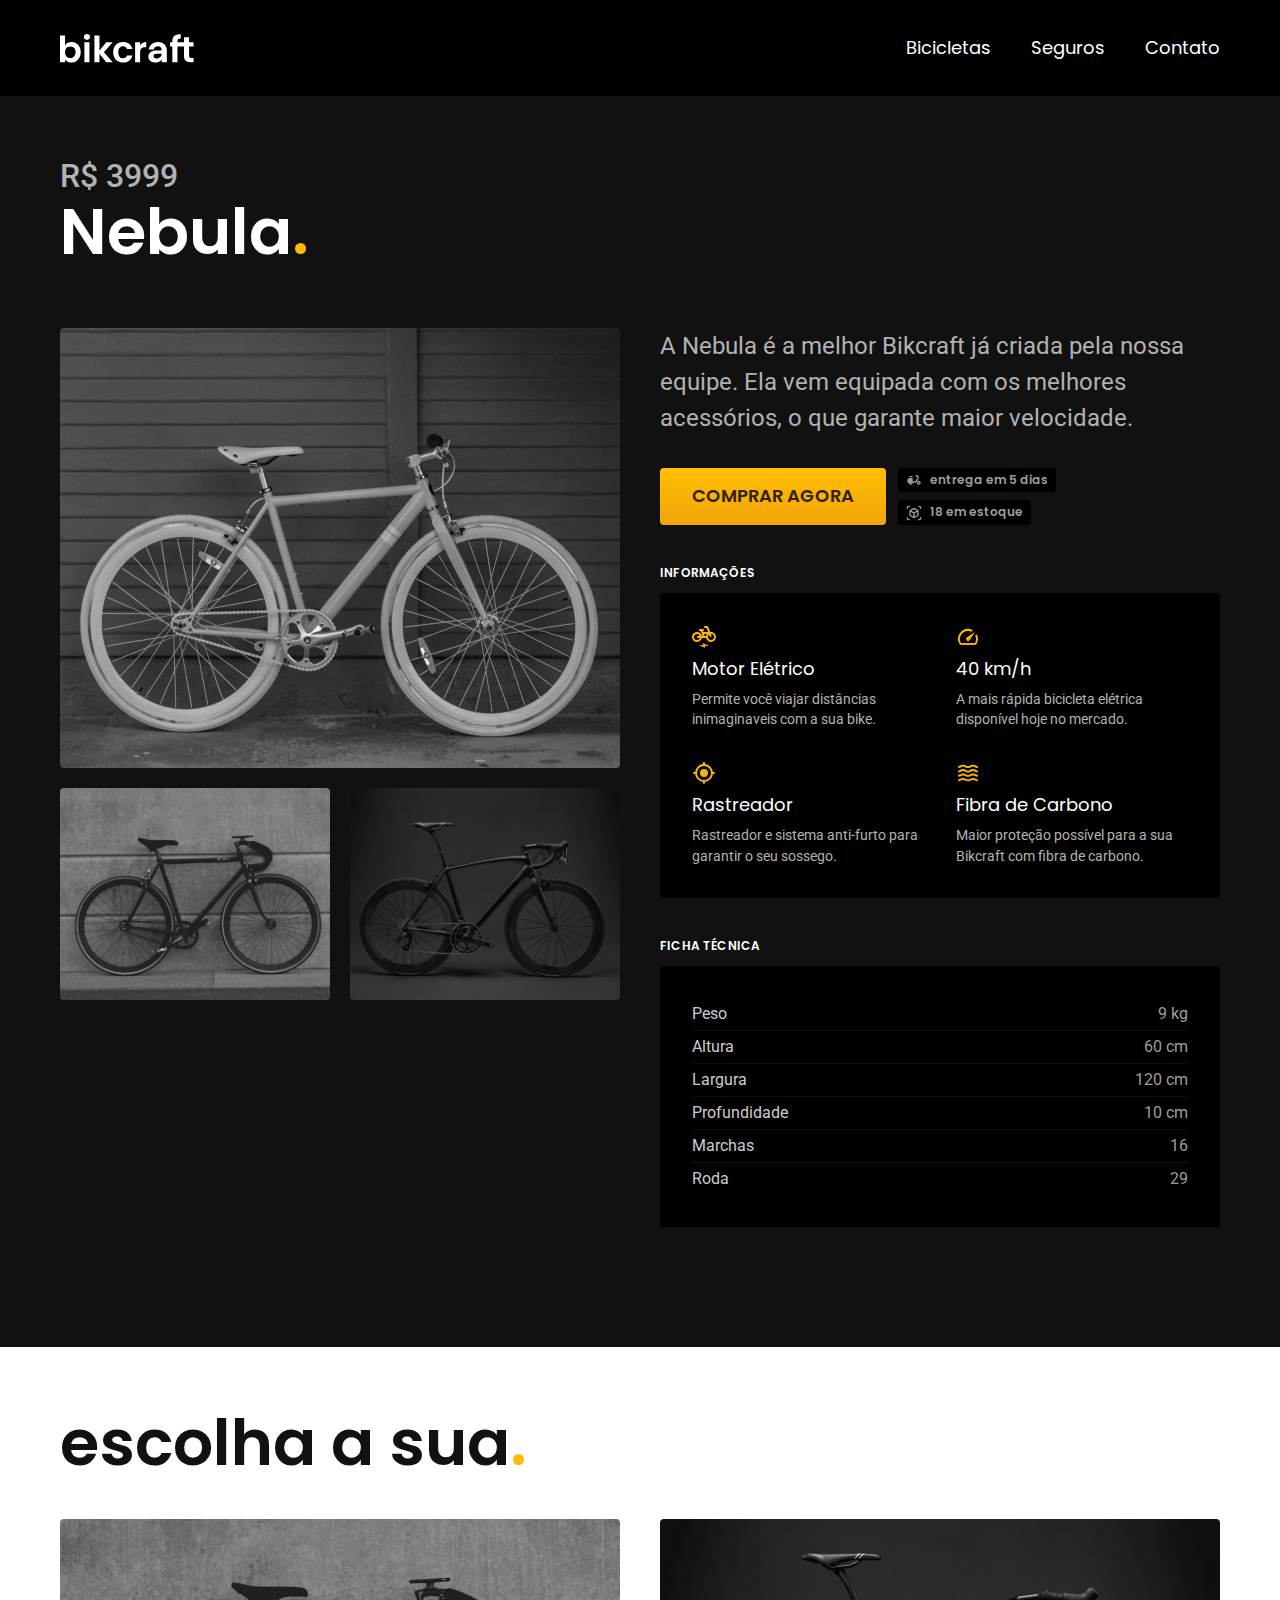
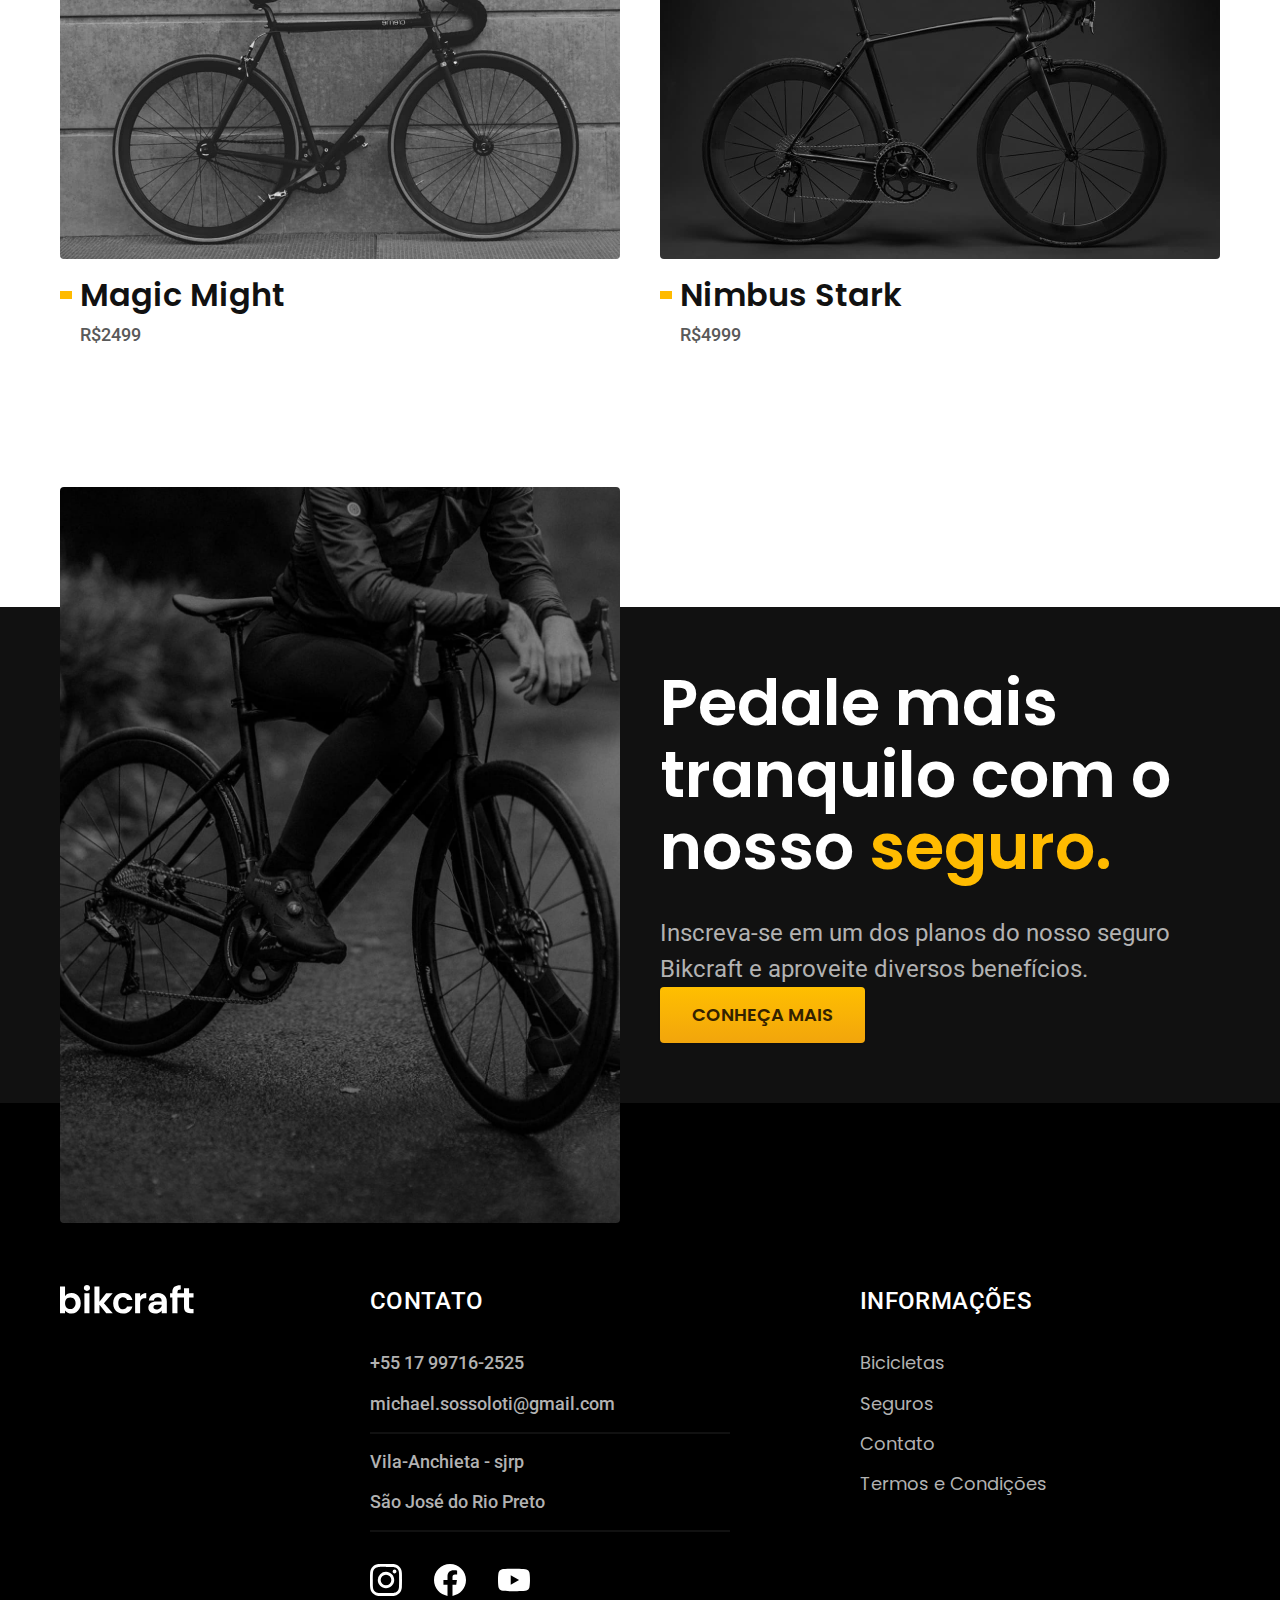
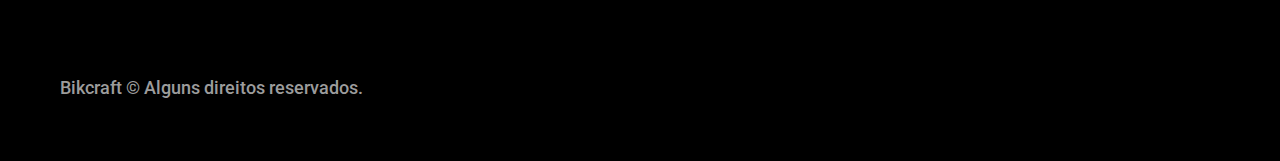
<file: bicicletas/nebula.html>
<!DOCTYPE html>
<html lang="pt-br">

<head>
    <meta charset="UTF-8">
    <meta name="viewport" content="width=device-width, initial-scale=1.0">
    <meta name="description" content="Termos e Condições">
    <link rel="stylesheet" href="../css/style.css">
    <link rel="preconnect" href="https://fonts.googleapis.com">
    <link rel="preconnect" href="https://fonts.gstatic.com" crossorigin>
    <link href="https://fonts.googleapis.com/css2?family=Merriweather:ital,wght@1,900&family=Poppins:wght@100;400;600&family=Roboto:wght@400;500&display=swap" rel="stylesheet">
    <title> Nebula | Bikcraft

    </title>
</head>

<body id="bicicleta">
    <header class="header-bg">
        <div class="header-container container">
            <a href="../">
                <img src="../img/bikcraft.svg" alt="Bikcraft">
            </a>
            <nav aria-label="primaria">
                <ul class="header-menu font-1-m cor-0">
                    <li><a href="../bicicletas.html">Bicicletas</a></li>
                    <li><a href="../seguros.html">Seguros</a></li>
                    <li><a href="../contato.html">Contato</a></li>
                </ul>
            </nav>
        </div>
    </header>
    <main class="titulo-bg">
        <div>
            <div class="titulo container">
                <span class="font-2-xl cor-5">R$ 3999</span>
                <h1 class="font-1-xxl cor-0">Nebula<span class="cor-p1">.</span></h1>
            </div>
        </div>
        <div class="bicicleta container">
            <div class="bicicleta-imagens">
                <img src="../img/bicicleta/nimbus3.jpg" alt="">
                <img src="../img/bicicleta/nimbus2.jpg" alt="">
                <img src="../img/bicicleta/nimbus1.jpg" alt="">
            </div>
            <div class="bicicleta-conteudo">
                <p class="font-2-l cor-5">A Nebula é a melhor Bikcraft já criada pela nossa equipe. Ela vem equipada com os melhores acessórios, o que garante maior velocidade.</p>
                <div class="bicicleta-comprar">
                    <a class="botao" href="../orcamento.html">Comprar agora</a>
                    <span class="font-1-xs cor-6"><img src="../img/icones/entrega.svg" alt="">entrega em 5 dias</span>
                    <span class="font-1-xs cor-6"><img src="../img/icones/estoque.svg" alt="">18 em estoque</span>

                </div>


                <h2 class="font-1-xs cor-0">Informações</h2>
                <ul class="bicicleta-informacoes">
                    <li>
                        <img src="../img/icones/eletrica.svg" alt="">
                        <h3 class="font-1-m cor-0">Motor Elétrico</h3>
                        <p class="font-2-xs cor-5">Permite você viajar distâncias inimaginaveis com a sua bike.</p>
                    </li>
                    <li>
                        <img src="../img/icones/velocidade.svg" alt="">
                        <h3 class="font-1-m cor-0">40 km/h</h3>
                        <p class="font-2-xs cor-5">A mais rápida bicicleta elétrica disponível hoje no mercado.</p>
                    </li>
                    <li>
                        <img src="../img/icones/rastreador.svg" alt="">
                        <h3 class="font-1-m cor-0">Rastreador</h3>
                        <p class="font-2-xs cor-5">Rastreador e sistema anti-furto para garantir o seu sossego.</p>
                    </li>
                    <li>
                        <img src="../img/icones/carbono.svg" alt="">
                        <h3 class="font-1-m cor-0">Fibra de Carbono</h3>
                        <p class="font-2-xs cor-5">
                            Maior proteção possível para a sua Bikcraft com fibra de carbono.
                        </p>
                    </li>
                </ul>
                <h2 class="font-1-xs cor-0">Ficha técnica</h2>
                <ul class="bicicleta-ficha font-2-s cor-4">
                    <li>Peso<span>9 kg</span></li>
                    <li>Altura<span>60 cm</span></li>
                    <li>Largura<span>120 cm</span></li>
                    <li>Profundidade<span>10 cm</span></li>
                    <li>Marchas<span>16</span></li>
                    <li>Roda<span>29</span></li>
                </ul>
            </div>
        </div>
    </main>
    <article class="bicicletas-lista container">
        <h2 class="font-1-xxl">escolha a sua<span class="cor-p1">.</span></h2>
        <ul>
            <li>
                <a href="./magic.html"><img src="../img/bicicletas/magic.jpg" alt="Bicicleta preta">
                    <h3 class="font-1-xl">Magic Might</h3>
                    <span class="font-2-m cor-8">R$2499</span>
                </a>
            </li>

            <li>
                <a href="./nebula.html"><img src="../img/bicicletas/nimbus.jpg" alt="Bicicleta preta">
                    <h3 class="font-1-xl">Nimbus Stark</h3>
                    <span class="font-2-m cor-8">R$4999</span>
                </a>
            </li>
        </ul>
    </article>
    <article class="seguro-bicicleta-bg">
        <div class="seguro container">
            <div class="seguro-imagens">
                <img src="../img/fotos/seguros.jpg" alt="Pessoa parada em cima de uma bicicleta">


            </div>
            <div class="seguro-conteudo">
                <h2 class="font-1-xxl cor-0">Pedale mais tranquilo com o nosso <span class="cor-p1">seguro.</span></h2>
                <p class="font-2-l cor-5">Inscreva-se em um dos planos do nosso seguro Bikcraft e aproveite diversos benefícios.</p>
                <a class="botao" href="../seguros.html">Conheça mais</a>
            </div>

        </div>
    </article>
    <footer class="footer-bg">
        <div class="footer container">
            <img src="../img/bikcraft.svg" alt="Bikcraft">
            <div class="footer-contato">
                <h3 class="font-2-l-b cor-0">Contato</h3>
                <ul class="font-2-m cor-5">
                    <li><a href="tel:+5517997162525">+55 17 99716-2525</a></li>
                    <li><a href="mailto:michael.sossoloti@gmail.com">michael.sossoloti@gmail.com</a></li>
                    <li>Vila-Anchieta - sjrp </li>
                    <li>São José do Rio Preto</li>
                </ul>
                <div class="footer-redes">
                    <a href="../">
                        <img src="../img/redes/instagram.svg" alt="instagram">
                    </a>
                    <a href="../">
                        <img src="../img/redes/facebook.svg" alt="facebook">
                    </a>
                    <a href="../">
                        <img src="../img/redes/youtube.svg" alt="youtube">
                    </a>
                </div>
            </div>
            <div class="footer-informacoes">
                <h3 class="font-2-l-b cor-0">Informações</h3>
                <nav>
                    <ul class="font-1-m cor-5">
                        <li><a href="../bicicletas.html">Bicicletas</a></li>
                        <li><a href="../seguros.html">Seguros</a></li>
                        <li><a href="../contato.html">Contato</a></li>
                        <li><a href="../termos.html">Termos e Condições</a></li>
                    </ul>
                </nav>
            </div>
            <p class="footer-copy font-2-m cor-6">Bikcraft © Alguns direitos reservados.</p>

        </div>

    </footer>
</body>

</html>
</file>
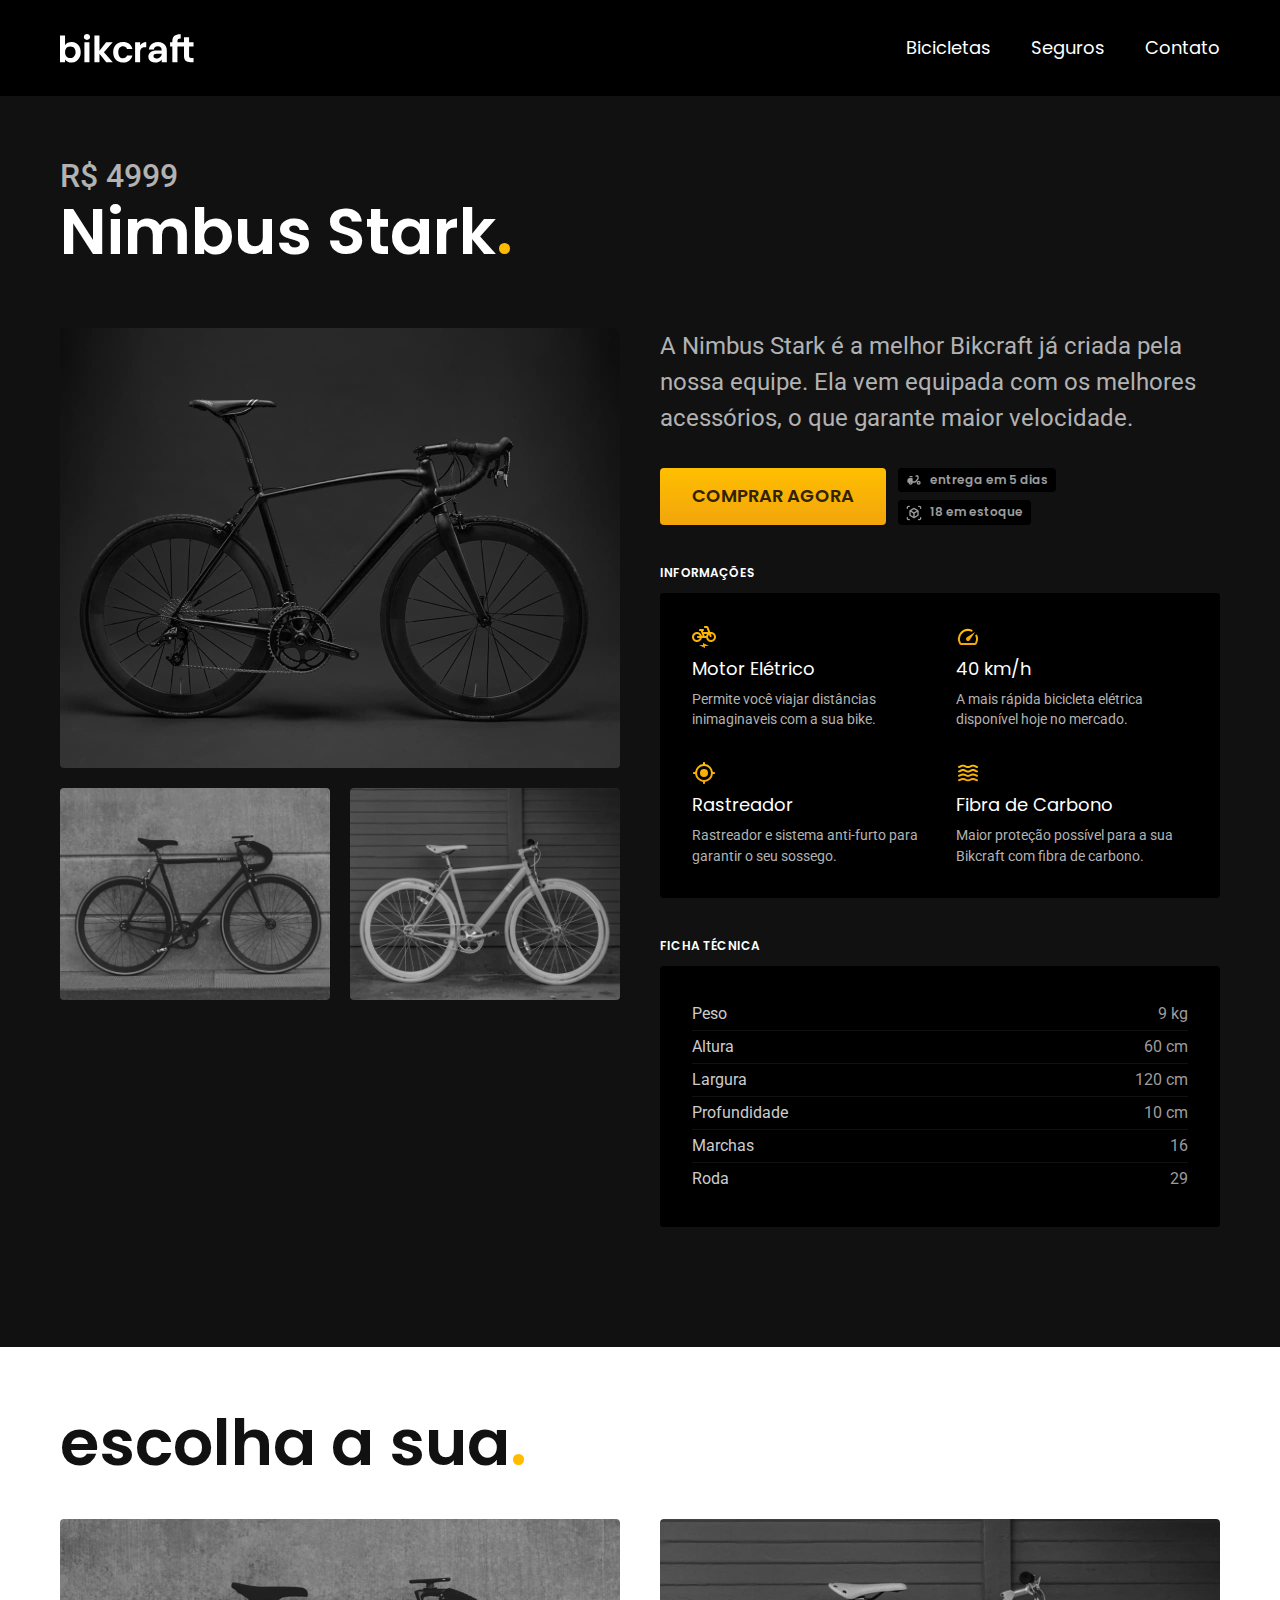
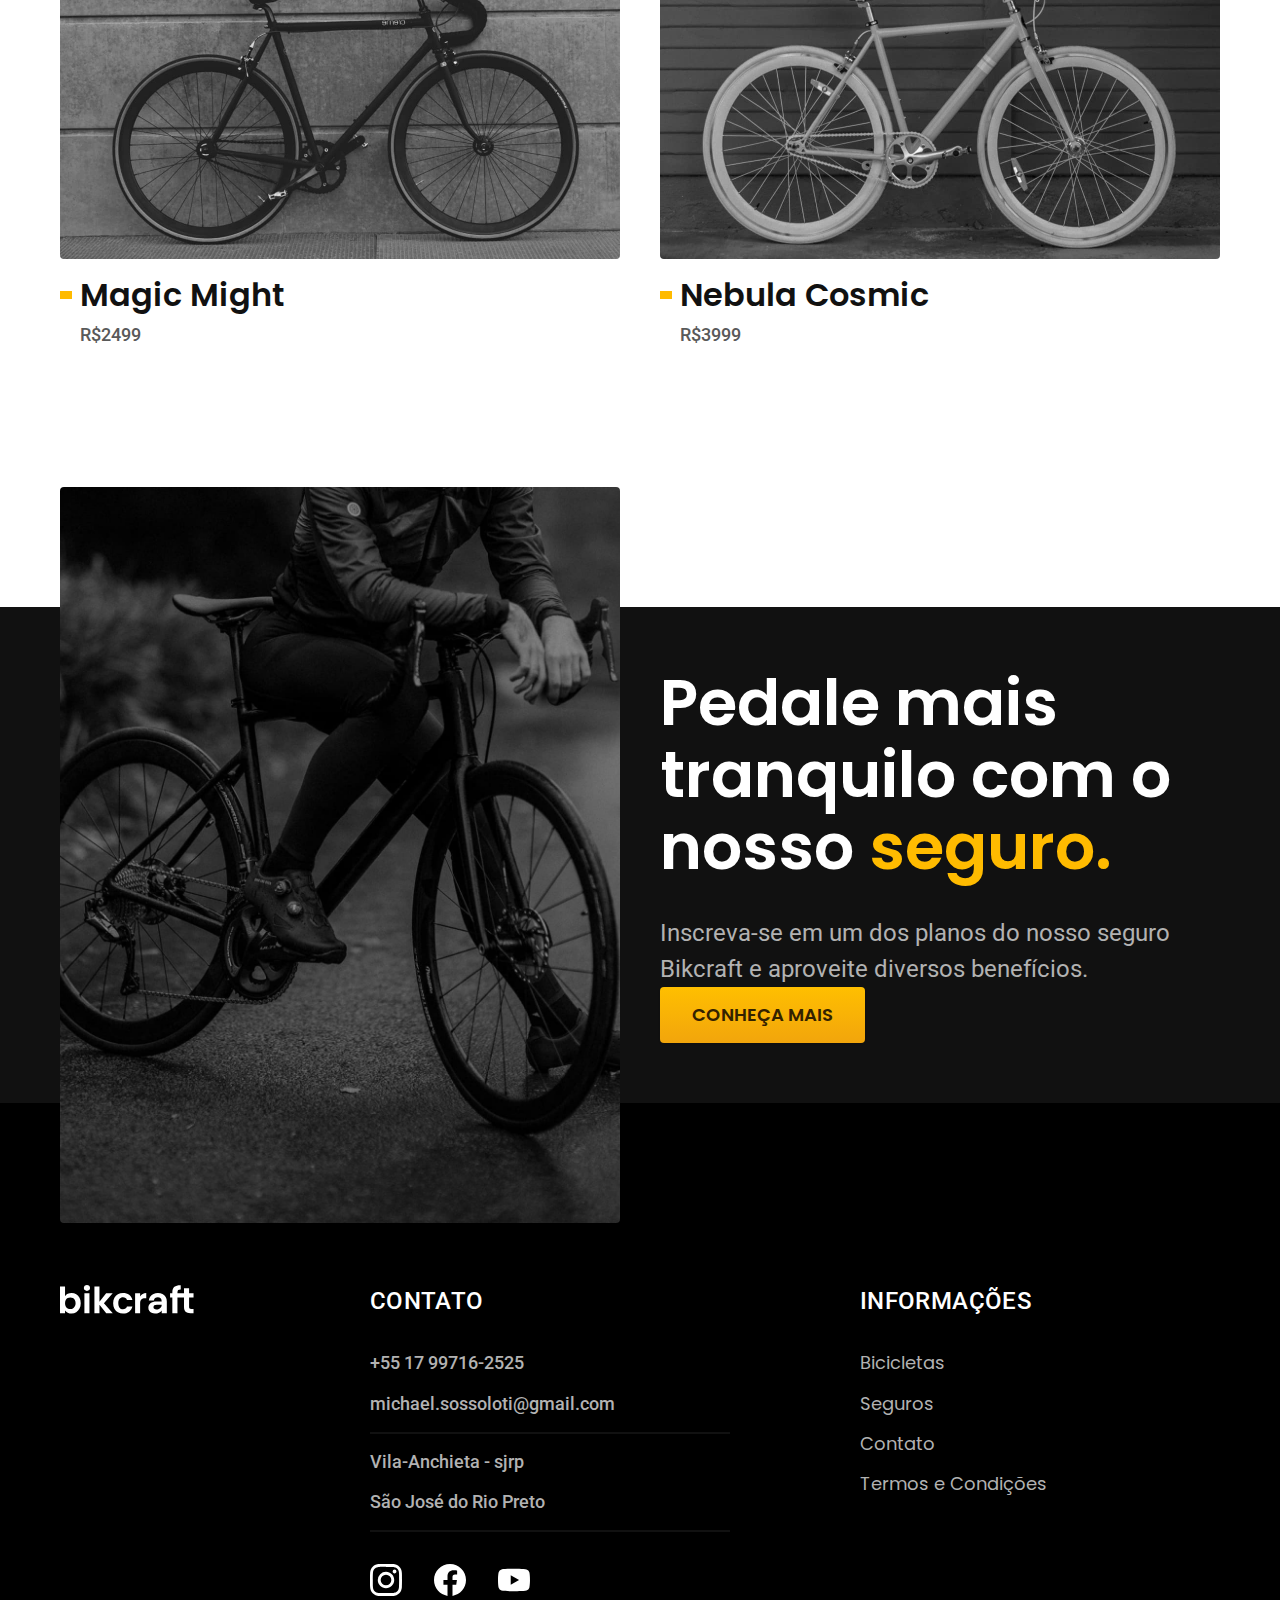
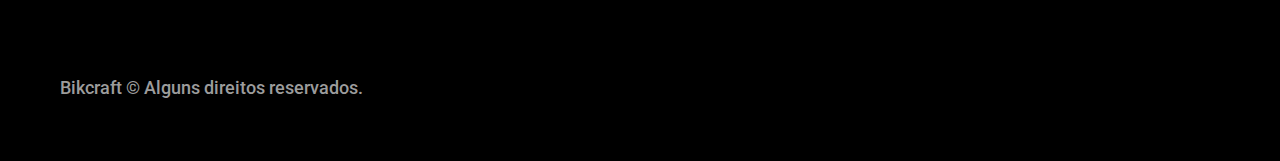
<file: bicicletas/nimbus.html>
<!DOCTYPE html>
<html lang="pt-br">

<head>
    <meta charset="UTF-8">
    <meta name="viewport" content="width=device-width, initial-scale=1.0">
    <meta name="description" content="Termos e Condições">
    <link rel="stylesheet" href="../css/style.css">
    <link rel="preconnect" href="https://fonts.googleapis.com">
    <link rel="preconnect" href="https://fonts.gstatic.com" crossorigin>
    <link href="https://fonts.googleapis.com/css2?family=Merriweather:ital,wght@1,900&family=Poppins:wght@100;400;600&family=Roboto:wght@400;500&display=swap" rel="stylesheet">
    <title> Nimbus Stark | Bikcraft

    </title>
</head>

<body id="bicicleta">
    <header class="header-bg">
        <div class="header-container container">
            <a href="../">
                <img src="../img/bikcraft.svg" alt="Bikcraft">
            </a>
            <nav aria-label="primaria">
                <ul class="header-menu font-1-m cor-0">
                    <li><a href="../bicicletas.html">Bicicletas</a></li>
                    <li><a href="../seguros.html">Seguros</a></li>
                    <li><a href="../contato.html">Contato</a></li>
                </ul>
            </nav>
        </div>
    </header>
    <main class="titulo-bg">
        <div>
            <div class="titulo container">
                <span class="font-2-xl cor-5">R$ 4999</span>
                <h1 class="font-1-xxl cor-0">Nimbus Stark<span class="cor-p1">.</span></h1>
            </div>
        </div>
        <div class="bicicleta container">
            <div class="bicicleta-imagens">
                <img src="../img/bicicleta/nimbus1.jpg" alt="">
                <img src="../img/bicicleta/nimbus2.jpg" alt="">
                <img src="../img/bicicleta/nimbus3.jpg" alt="">
            </div>
            <div class="bicicleta-conteudo">
                <p class="font-2-l cor-5">A Nimbus Stark é a melhor Bikcraft já criada pela nossa equipe. Ela vem equipada com os melhores acessórios, o que garante maior velocidade.</p>
                <div class="bicicleta-comprar">
                    <a class="botao" href="../orcamento.html">Comprar agora</a>
                    <span class="font-1-xs cor-6"><img src="../img/icones/entrega.svg" alt="">entrega em 5 dias</span>
                    <span class="font-1-xs cor-6"><img src="../img/icones/estoque.svg" alt="">18 em estoque</span>

                </div>


                <h2 class="font-1-xs cor-0">Informações</h2>
                <ul class="bicicleta-informacoes">
                    <li>
                        <img src="../img/icones/eletrica.svg" alt="">
                        <h3 class="font-1-m cor-0">Motor Elétrico</h3>
                        <p class="font-2-xs cor-5">Permite você viajar distâncias inimaginaveis com a sua bike.</p>
                    </li>
                    <li>
                        <img src="../img/icones/velocidade.svg" alt="">
                        <h3 class="font-1-m cor-0">40 km/h</h3>
                        <p class="font-2-xs cor-5">A mais rápida bicicleta elétrica disponível hoje no mercado.</p>
                    </li>
                    <li>
                        <img src="../img/icones/rastreador.svg" alt="">
                        <h3 class="font-1-m cor-0">Rastreador</h3>
                        <p class="font-2-xs cor-5">Rastreador e sistema anti-furto para garantir o seu sossego.</p>
                    </li>
                    <li>
                        <img src="../img/icones/carbono.svg" alt="">
                        <h3 class="font-1-m cor-0">Fibra de Carbono</h3>
                        <p class="font-2-xs cor-5">
                            Maior proteção possível para a sua Bikcraft com fibra de carbono.
                        </p>
                    </li>
                </ul>
                <h2 class="font-1-xs cor-0">Ficha técnica</h2>
                <ul class="bicicleta-ficha font-2-s cor-4">
                    <li>Peso<span>9 kg</span></li>
                    <li>Altura<span>60 cm</span></li>
                    <li>Largura<span>120 cm</span></li>
                    <li>Profundidade<span>10 cm</span></li>
                    <li>Marchas<span>16</span></li>
                    <li>Roda<span>29</span></li>
                </ul>
            </div>
        </div>
    </main>
    <article class="bicicletas-lista container">
        <h2 class="font-1-xxl">escolha a sua<span class="cor-p1">.</span></h2>
        <ul>
            <li>
                <a href="./magic.html"><img src="../img/bicicletas/magic.jpg" alt="Bicicleta preta">
                    <h3 class="font-1-xl">Magic Might</h3>
                    <span class="font-2-m cor-8">R$2499</span>
                </a>
            </li>

            <li>
                <a href="./nebula.html"><img src="../img/bicicletas/nebula.jpg" alt="Bicicleta preta">
                    <h3 class="font-1-xl">Nebula Cosmic</h3>
                    <span class="font-2-m cor-8">R$3999</span>
                </a>
            </li>
        </ul>
    </article>
    <article class="seguro-bicicleta-bg">
        <div class="seguro container">
            <div class="seguro-imagens">
                <img src="../img/fotos/seguros.jpg" alt="Pessoa parada em cima de uma bicicleta">


            </div>
            <div class="seguro-conteudo">
                <h2 class="font-1-xxl cor-0">Pedale mais tranquilo com o nosso <span class="cor-p1">seguro.</span></h2>
                <p class="font-2-l cor-5">Inscreva-se em um dos planos do nosso seguro Bikcraft e aproveite diversos benefícios.</p>
                <a class="botao" href="../seguros.html">Conheça mais</a>
            </div>

        </div>
    </article>
    <footer class="footer-bg">
        <div class="footer container">
            <img src="../img/bikcraft.svg" alt="Bikcraft">
            <div class="footer-contato">
                <h3 class="font-2-l-b cor-0">Contato</h3>
                <ul class="font-2-m cor-5">
                    <li><a href="tel:+5517997162525">+55 17 99716-2525</a></li>
                    <li><a href="mailto:michael.sossoloti@gmail.com">michael.sossoloti@gmail.com</a></li>
                    <li>Vila-Anchieta - sjrp </li>
                    <li>São José do Rio Preto</li>
                </ul>
                <div class="footer-redes">
                    <a href="../">
                        <img src="../img/redes/instagram.svg" alt="instagram">
                    </a>
                    <a href="../">
                        <img src="../img/redes/facebook.svg" alt="facebook">
                    </a>
                    <a href="../">
                        <img src="../img/redes/youtube.svg" alt="youtube">
                    </a>
                </div>
            </div>
            <div class="footer-informacoes">
                <h3 class="font-2-l-b cor-0">Informações</h3>
                <nav>
                    <ul class="font-1-m cor-5">
                        <li><a href="../bicicletas.html">Bicicletas</a></li>
                        <li><a href="../seguros.html">Seguros</a></li>
                        <li><a href="../contato.html">Contato</a></li>
                        <li><a href="../termos.html">Termos e Condições</a></li>
                    </ul>
                </nav>
            </div>
            <p class="footer-copy font-2-m cor-6">Bikcraft © Alguns direitos reservados.</p>

        </div>

    </footer>
</body>

</html>
</file>
<file: css/style.css>
@import "./global/header.css";
@import "./global/global.css";
@import "./home/introducao.css";
@import "./utilidades/componentes.css";
@import "./utilidades/tipografia.css";
@import "./utilidades/cores.css";
@import "./bicicletas/bicicletas-lista.css";
@import "./home/tecnologia.css";
@import "./home/parceiros.css";
@import "./home/depoimento.css";
@import "./seguros/seguros.css";
@import "./global/footer.css";
@import "./termos/termos.css";
@import "./bicicletas/bicicletas.css";
@import "./seguros/vantagens.css";
@import "./seguros/perguntas.css";
@import "./bicicleta/bicicleta.css";
@import "./bicicleta/seguro.css";
@import "./contato/contato.css";
@import "./contato/lojas.css";
@import "./utilidades/formulario.css";
@import "./orcamento/orcamento.css";
</file>
